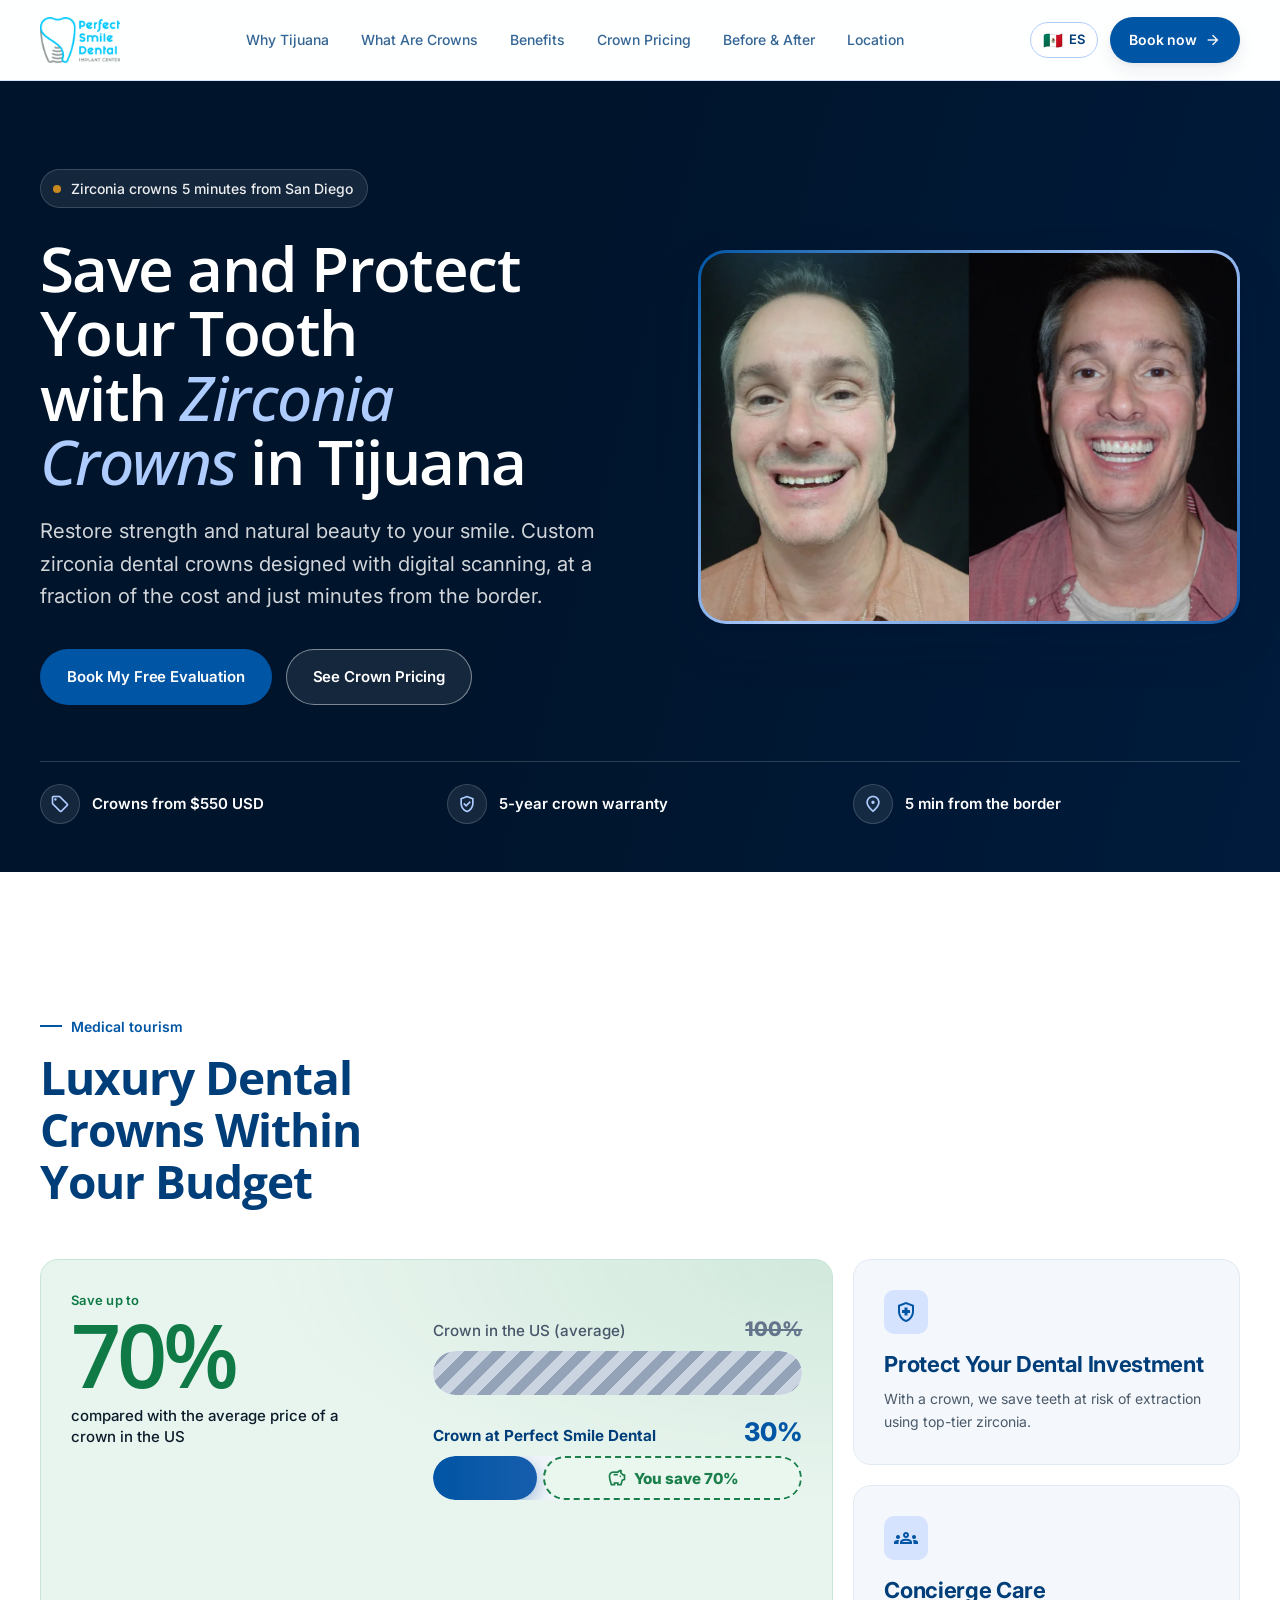
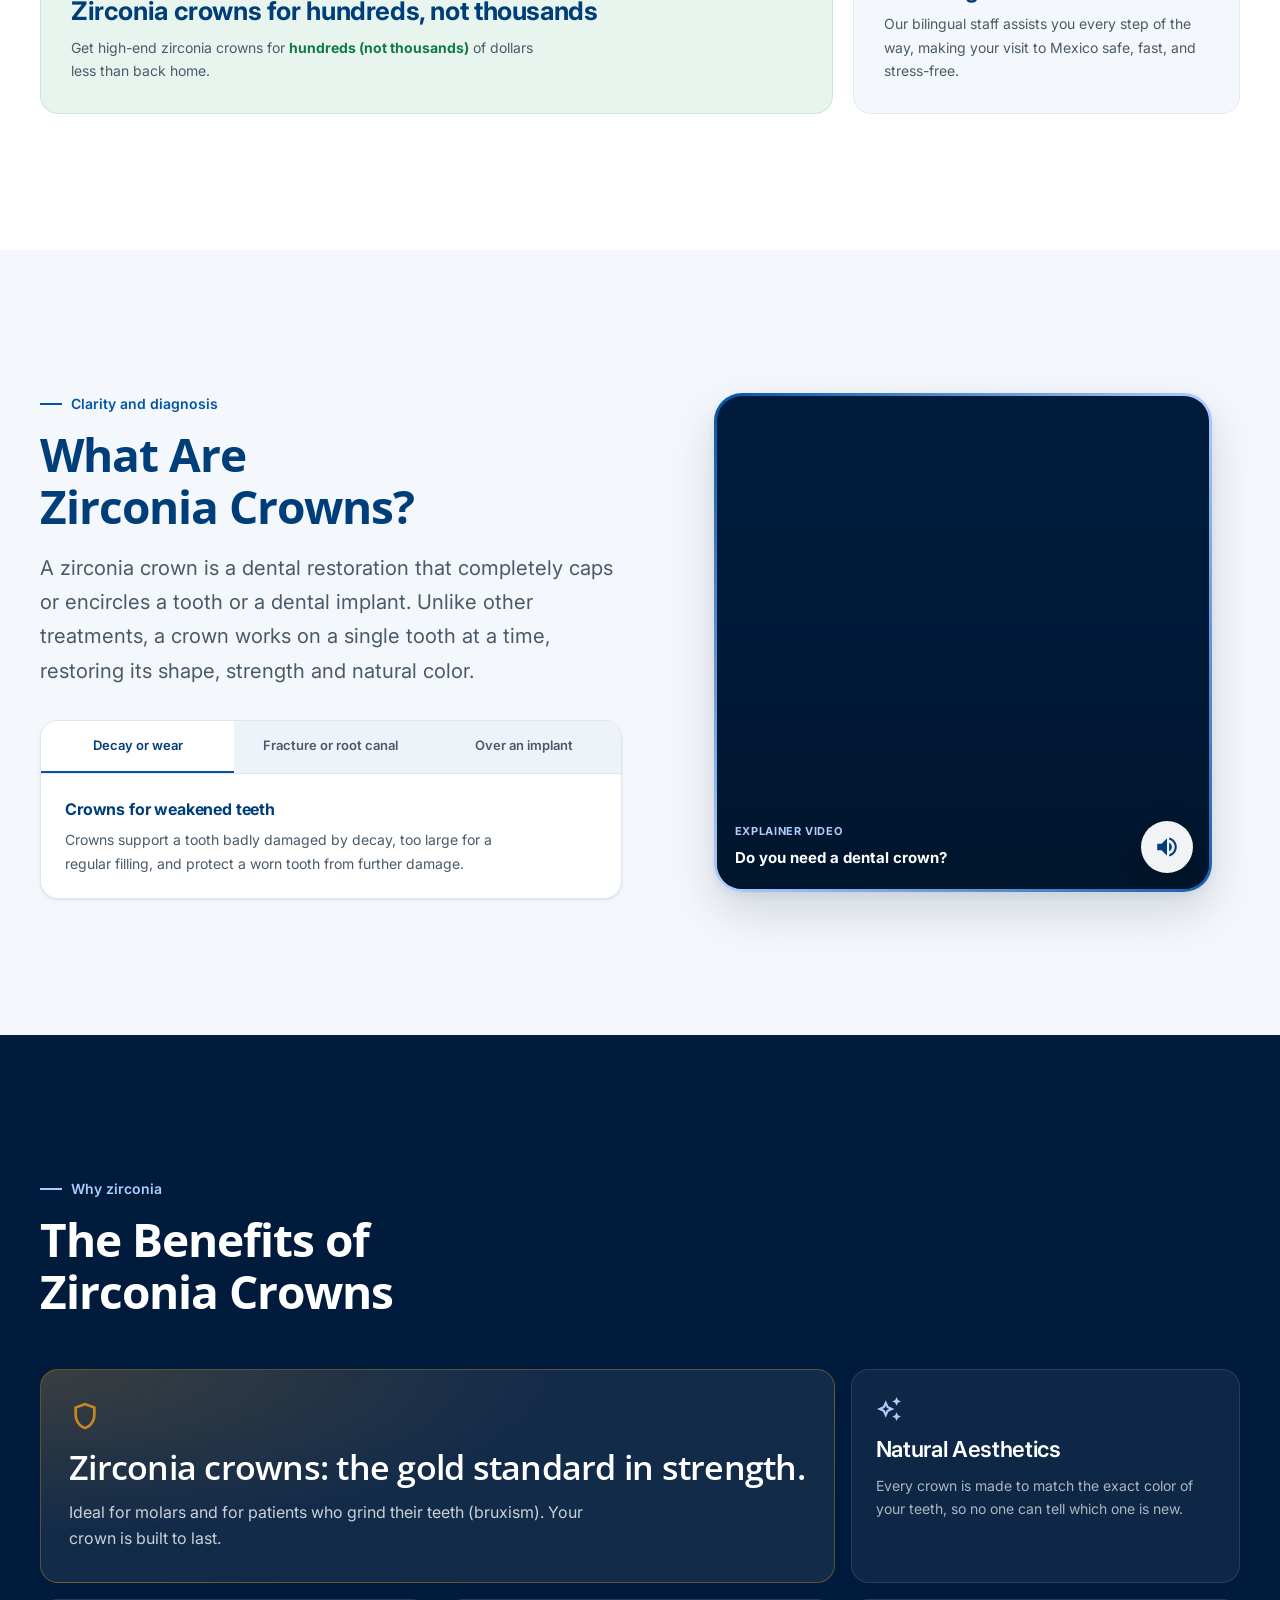
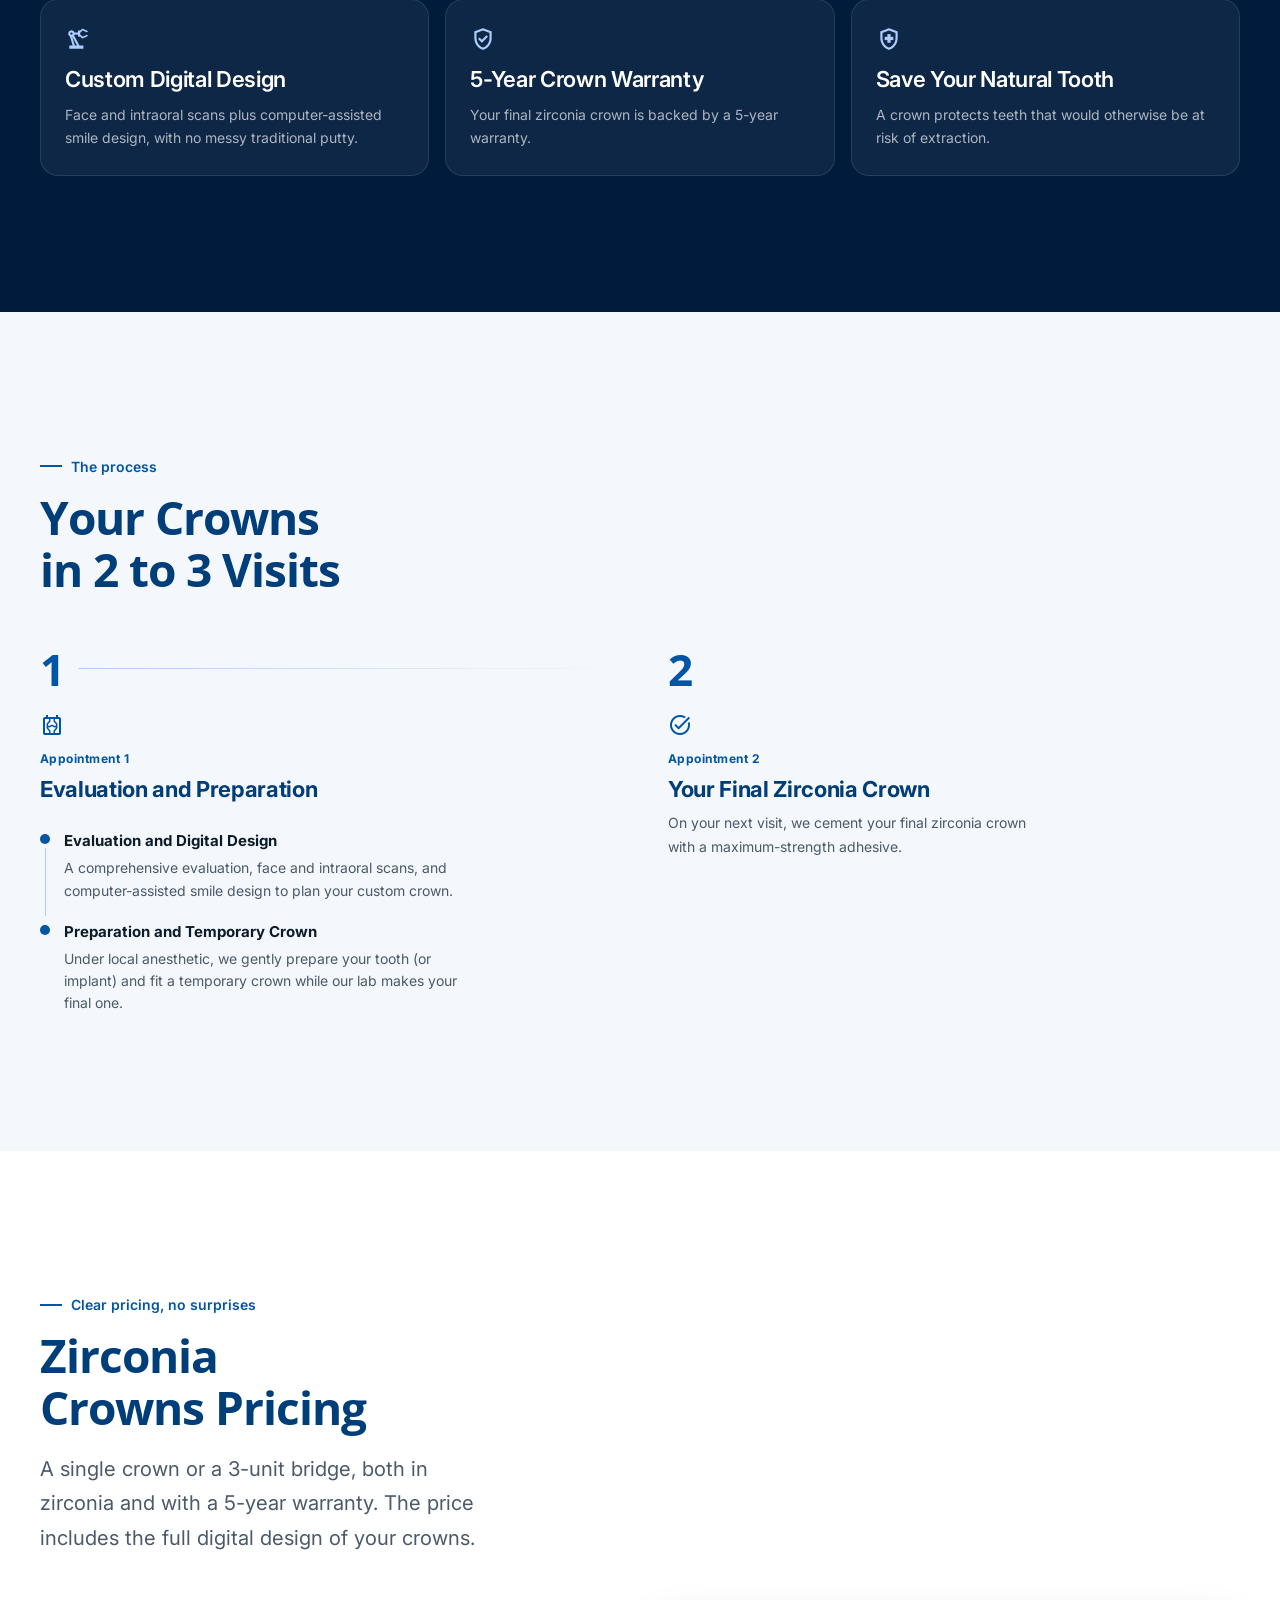
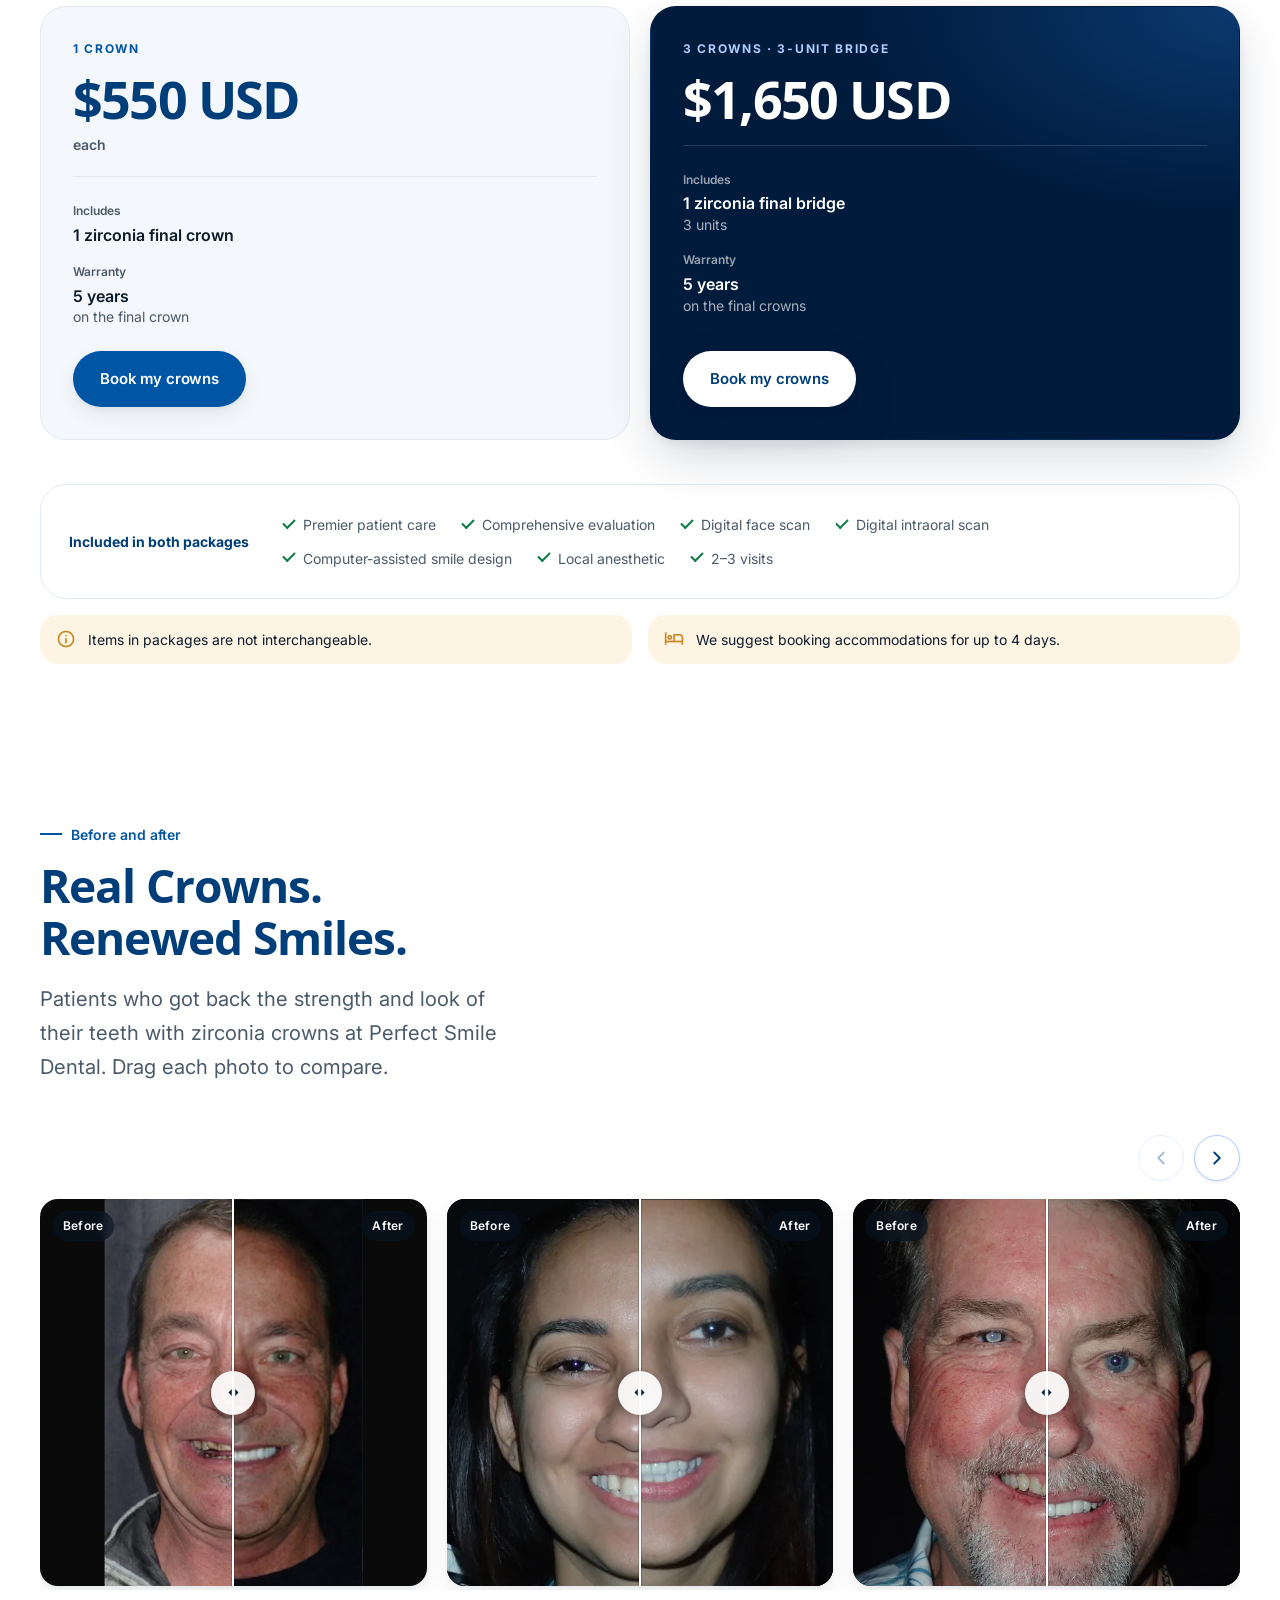
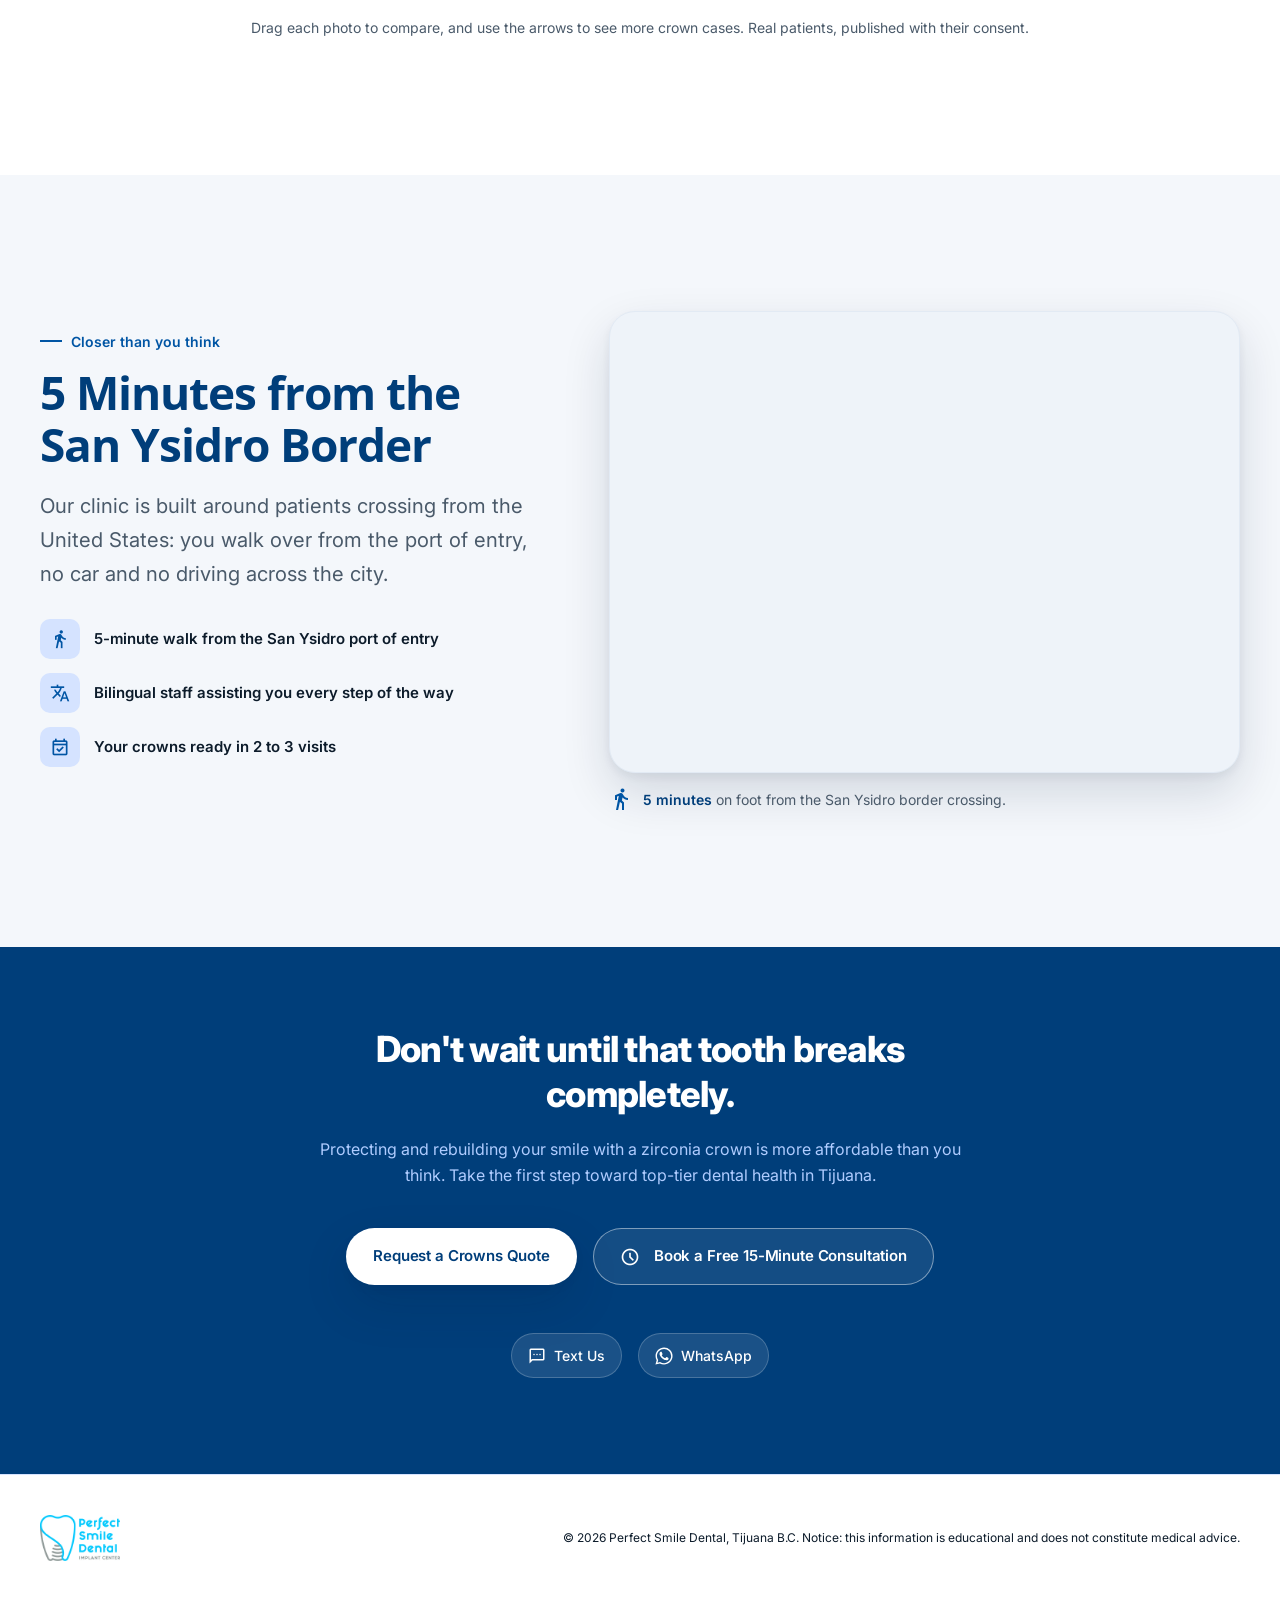
<file: index.html>
<!doctype html>
<html lang="en">
  <head>
    <meta charset="utf-8" />
    <meta name="viewport" content="width=device-width, initial-scale=1.0" />
    <title>Zirconia Crowns in Tijuana from $550 USD | Perfect Smile Dental</title>
         <meta name="robots" content="noindex, nofollow" />
        <!-- Favicon -->
<link rel="icon" href="/assets/favicon.ico" sizes="any" />
<link rel="icon" href="/assets/favicon.svg" type="image/svg+xml" />
<link rel="icon" href="/assets/favicon.png" type="image/png" sizes="32x32" />
    <meta
      name="description"
      content="Zirconia dental crowns in Tijuana from $550 USD per crown, with a 5-year warranty. Digital scanning, computer-assisted design, 5 minutes from San Ysidro."
    />
    <link rel="canonical" href="https://crowns.perfectsmiledental.com.mx/" />
    <!-- hreflang: le dice a Google que son la misma página en dos idiomas.
         x-default manda al inglés, que es la versión principal. -->
    <link rel="alternate" hreflang="en" href="https://crowns.perfectsmiledental.com.mx/" />
    <link rel="alternate" hreflang="es" href="https://crowns.perfectsmiledental.com.mx/es.html" />
    <link rel="alternate" hreflang="x-default" href="https://crowns.perfectsmiledental.com.mx/" />
    <!-- Open Graph -->
    <meta property="og:type" content="website" />
    <meta property="og:title" content="Zirconia Crowns in Tijuana from $550 USD | Perfect Smile Dental" />
    <meta
      property="og:description"
      content="Zirconia dental crowns in Tijuana from $550 USD per crown, with a 5-year warranty. Digital scanning, computer-assisted design, 5 minutes from San Ysidro."
    />
    <meta property="og:url" content="https://crowns.perfectsmiledental.com.mx/" />
    <!-- Fuentes: preconnect acelera la descarga -->
    <link rel="preconnect" href="https://fonts.googleapis.com" />
    <link rel="preconnect" href="https://fonts.gstatic.com" crossorigin />
    <link
      href="https://fonts.googleapis.com/css2?family=Inter:wght@400;500;600;700&display=swap"
      rel="stylesheet"
    />
    <!-- Fraunces variable: titulares con autoridad editorial -->
    <link
      href="https://fonts.googleapis.com/css2?family=Fraunces:opsz,wght@9..144,500;9..144,600;9..144,700&display=swap"
      rel="stylesheet"
    />
    <link
      href="https://fonts.googleapis.com/css2?family=Material+Symbols+Outlined:wght,FILL@100..700,0..1&display=swap"
      rel="stylesheet"
    />

     <link href="https://fonts.googleapis.com/css2?family=Open+Sans:ital,wght@0,300..800;1,300..800&display=swap" 
    rel="stylesheet" 
    />
    <link rel="stylesheet" href="/styles.css" />

    <!-- Google tag (gtag.js) -->
<script async src="https://www.googletagmanager.com/gtag/js?id=G-LMQLJDQ2NV"></script>
<script>
  window.dataLayer = window.dataLayer || [];
  function gtag(){dataLayer.push(arguments);}
  gtag('js', new Date());

  gtag('config', 'G-LMQLJDQ2NV');
</script>

<!-- Meta Pixel Code -->
<script>
!function(f,b,e,v,n,t,s)
{if(f.fbq)return;n=f.fbq=function(){n.callMethod?
n.callMethod.apply(n,arguments):n.queue.push(arguments)};
if(!f._fbq)f._fbq=n;n.push=n;n.loaded=!0;n.version='2.0';
n.queue=[];t=b.createElement(e);t.async=!0;
t.src=v;s=b.getElementsByTagName(e)[0];
s.parentNode.insertBefore(t,s)}(window, document,'script',
'https://connect.facebook.net/en_US/fbevents.js');
fbq('init', '899080593875966');
fbq('track', 'PageView');
</script>
<noscript><img height="1" width="1" style="display:none"
src="https://www.facebook.com/tr?id=899080593875966&ev=PageView&noscript=1"
/></noscript>
<!-- End Meta Pixel Code -->
  </head>
  <body>
    <header class="navbar">
      <div class="container navbar__inner">
        <a href="/" class="navbar__brand">
          <img src="/assets/logo.avif" alt="Perfect Smile Dental" />
        </a>
        <nav class="navbar__links">
          <a href="#why-tijuana">Why Tijuana</a>
          <a href="#system">What Are Crowns</a>
          <a href="#benefits">Benefits</a>
          <a href="#pricing">Crown Pricing</a>
          <a href="#stories">Before &amp; After</a>
          <a href="#location">Location</a>
        </nav>
        <div class="navbar__right">
          <a href="/es" class="lang-switch" aria-label="Ver en español">
            <span class="lang-switch__flag">🇲🇽</span> ES
          </a>
          <a href="#contacto" class="btn btn--accent btn--sm navbar__cta">
            Book now <span class="material-symbols-outlined" style="font-size: 16px">arrow_forward</span>
          </a>
        </div>
      </div>
    </header>
    <main>
      <section class="hero">
        <div
          class="hero__bg"
          style="
            background-image: url(&quot;https://joseantonioh56.sg-host.com/wp-content/uploads/2026/07/c7875c_0bc119fed459425e88fa15c415d10172mv2.avif&quot;);
          "
        ></div>
        <div class="hero__scrim"></div>
        <div class="container hero__inner">
          <div class="hero__grid">
            <!-- Izquierda: el argumento -->
            <div class="hero__copy">
              <p class="hero__badge">
                <span class="hero__badge-dot psd-pulse-dot"></span> Zirconia crowns 5 minutes from San Diego
              </p>
              <h1 class="hero__title display">
                Save and Protect Your Tooth with <em class="hero__accent">Zirconia Crowns</em> in Tijuana
              </h1>
              <p class="hero__sub">
                Restore strength and natural beauty to your smile. Custom zirconia dental crowns designed with
                digital scanning, at a fraction of the cost and just minutes from the border.
              </p>
              <div class="hero__actions">
                <a href="https://link.perfectsmiledental.com.mx/widget/form/9kd0kgYXwSfFVvRTpFCh" class="btn btn--accent" target="_blank" data-form-open>Book My Free Evaluation</a>
                <a href="#precios" class="btn btn--ghost-light">See Crown Pricing</a>
              </div>
            </div>
            <!-- Derecha: imagen estática -->
            <div class="hero__media">
              <figure class="hero__photo">
                <img
                  src="/assets/hero.webp"
                  alt="Zirconia dental crowns at Perfect Smile Dental in Tijuana"
                  width="960"
                  height="1104"
                  fetchpriority="high"
                  decoding="async"
                />
              </figure>
            </div>
          </div>
          <ul class="trust">
            <li class="trust__item">
              <span class="trust__icon"> <span class="material-symbols-outlined">sell</span> </span>
              <span class="trust__label">Crowns from $550 USD</span>
            </li>
            <li class="trust__item">
              <span class="trust__icon"> <span class="material-symbols-outlined">verified_user</span> </span>
              <span class="trust__label">5-year crown warranty</span>
            </li>
            <li class="trust__item">
              <span class="trust__icon"> <span class="material-symbols-outlined">location_on</span> </span>
              <span class="trust__label">5 min from the border</span>
            </li>
          </ul>
        </div>
      </section>
      <section id="why-tijuana" class="section section--white">
        <div class="container">
          <div class="section-intro section-intro--wide psd-reveal">
            <span class="section-eyebrow">Medical tourism</span>
            <h2 class="section-heading">Luxury Dental Crowns Within Your Budget</h2>
          </div>
          <div class="why">
            <article class="card card--savings card--wide">
              <div class="stat">
                <span class="stat__lead">Save up to</span> <span class="stat__figure">70%</span>
                <span class="stat__note">compared with the average price of a crown in the US</span>
              </div>
      <div
  class="bars bars--compare"
  role="img"
  aria-label="Crown in the US (average): 100%. Crown at Perfect Smile Dental: 30%. You save up to 70%."
>
  <div class="bar">
    <div class="bar__head">
      <span class="bar__label">Crown in the US (average)</span>
      <span class="bar__value bar__value--from">100%</span>
    </div>
    <span class="bar__track">
      <span class="bar__fill bar__fill--from" style="--w: 100%"></span>
    </span>
  </div>

  <div class="bar">
    <div class="bar__head">
      <span class="bar__label bar__label--to">Crown at Perfect Smile Dental</span>
      <span class="bar__value bar__value--to">30%</span>
    </div>
    <span class="bar__track">
      <span class="bar__fill bar__fill--to" style="--w: 30%"></span>
      <span class="bar__save" style="--w: 70%">
        <span class="material-symbols-outlined" aria-hidden="true">savings</span>
        You save 70%
      </span>
    </span>
  </div>
</div>
              <div class="card__body">
                <h3 class="card__title">Zirconia crowns for hundreds, not thousands</h3>
                <p class="card__text">
                  Get high-end zirconia crowns for
                  <span class="feature-card__highlight">hundreds (not thousands)</span> of dollars less than
                  back home.
                </p>
              </div>
            </article>
            <article class="card">
              <span class="card__icon card__icon--blue">
                <span class="material-symbols-outlined">health_and_safety</span>
              </span>
              <h3 class="card__title">Protect Your Dental Investment</h3>
              <p class="card__text">
                With a crown, we save teeth at risk of extraction using top-tier zirconia.
              </p>
            </article>
            <article class="card">
              <span class="card__icon card__icon--blue">
                <span class="material-symbols-outlined">groups</span>
              </span>
              <h3 class="card__title">Concierge Care</h3>
              <p class="card__text">
                Our bilingual staff assists you every step of the way, making your visit to Mexico safe, fast,
                and stress-free.
              </p>
            </article>
          </div>
        </div>
      </section>
      <section id="system" class="section">
        <div class="container grid">
          <div class="copy psd-reveal">
            <span class="section-eyebrow">Clarity and diagnosis</span>
            <h2 class="section-heading">What Are Zirconia Crowns?</h2>
            <p class="section-text copy__body">
              A zirconia crown is a dental restoration that completely caps or encircles a tooth or a dental
              implant. Unlike other treatments, a crown works on a single tooth at a time, restoring its
              shape, strength and natural color.
            </p>
            <div class="parts">
              <div class="parts__tabs" role="tablist" id="psd-tabs">
                <button
                  type="button"
                  role="tab"
                  id="tab-0"
                  aria-controls="panel-0"
                  aria-selected="true"
                  data-idx="0"
                  class="parts__tab is-active"
                >
                  Decay or wear</button
                ><button
                  type="button"
                  role="tab"
                  id="tab-1"
                  aria-controls="panel-1"
                  aria-selected="false"
                  data-idx="1"
                  class="parts__tab"
                >
                  Fracture or root canal</button
                ><button
                  type="button"
                  role="tab"
                  id="tab-2"
                  aria-controls="panel-2"
                  aria-selected="false"
                  data-idx="2"
                  class="parts__tab"
                >
                  Over an implant
                </button>
              </div>
              <div class="parts__panels">
                <div
                  role="tabpanel"
                  id="panel-0"
                  aria-labelledby="tab-0"
                  data-idx="0"
                  class="parts__panel is-active"
                >
                  <h3 class="parts__title">Crowns for weakened teeth</h3>
                  <p class="parts__text">
                    Crowns support a tooth badly damaged by decay, too large for a regular filling, and
                    protect a worn tooth from further damage.
                  </p>
                </div>
                <div role="tabpanel" id="panel-1" aria-labelledby="tab-1" data-idx="1" class="parts__panel">
                  <h3 class="parts__title">Crowns for teeth at risk</h3>
                  <p class="parts__text">
                    Crowns hold a severely cracked or broken tooth together, and protect a tooth after a root
                    canal.
                  </p>
                </div>
                <div role="tabpanel" id="panel-2" aria-labelledby="tab-2" data-idx="2" class="parts__panel">
                  <h3 class="parts__title">Crowns over implants</h3>
                  <p class="parts__text">
                    If you already have an implant, a zirconia crown is the final aesthetic piece that lets
                    you chew normally again.
                  </p>
                </div>
              </div>
            </div>
          </div>
          <div class="media">
            <!-- Video en loop: arranca solo, sin sonido. Clic = modal con sonido.
                 "#t=0.1" muestra el primer fotograma como vista previa mientras carga. -->
            <div class="video-frame-outer">
              <div
                class="video-frame-inner is-loop"
                style="aspect-ratio: 1 / 1"
                data-video-src="assets/crowns.mp4"
                data-video-type="mp4"
                role="button"
                tabindex="0"
                aria-label="Do you need a dental crown?"
              >
                <video
                  class="video-frame__loop"
                  src="assets/crowns.mp4#t=0.1"
                  autoplay
                  muted
                  loop
                  playsinline
                  preload="metadata"
                  aria-hidden="true"
                ></video>
                <div class="video-overlay"></div>
                <span class="video-pulse-ring"></span>
                <span class="video-play-btn" aria-hidden="true">
                  <span class="material-symbols-outlined fill-icon" style="font-size: 26px">volume_up</span>
                </span>
                <div class="video-caption-chip">
                  <span class="video-eyebrow">Explainer video</span>
                  <span class="video-title">Do you need a dental crown?</span>
                </div>
              </div>
            </div>
          </div>
        </div>
      </section>
      <section id="benefits" class="section section--dark">
        <div class="container">
          <div class="section-intro section-intro--wide psd-reveal">
            <span class="section-eyebrow section-eyebrow--light">Why zirconia</span>
            <h2 class="section-heading section-heading--light">The Benefits of Zirconia Crowns</h2>
          </div>
          <div class="bento">
            <article class="cell cell--featured">
              <span class="cell__icon material-symbols-outlined">shield</span>
              <h3 class="cell__title">Zirconia crowns: the gold standard in strength.</h3>
              <p class="cell__text">
                Ideal for molars and for patients who grind their teeth (bruxism). Your crown is built to
                last.
              </p>
            </article>
            <article class="cell">
              <span class="cell__icon material-symbols-outlined">auto_awesome</span>
              <h3 class="cell__title">Natural Aesthetics</h3>
              <p class="cell__text">
                Every crown is made to match the exact color of your teeth, so no one can tell which one is
                new.
              </p>
            </article>
            <article class="cell">
              <span class="cell__icon material-symbols-outlined">precision_manufacturing</span>
              <h3 class="cell__title">Custom Digital Design</h3>
              <p class="cell__text">
                Face and intraoral scans plus computer-assisted smile design, with no messy traditional putty.
              </p>
            </article>
            <article class="cell">
              <span class="cell__icon material-symbols-outlined">verified_user</span>
              <h3 class="cell__title">5-Year Crown Warranty</h3>
              <p class="cell__text">Your final zirconia crown is backed by a 5-year warranty.</p>
            </article>
            <article class="cell">
              <span class="cell__icon material-symbols-outlined">health_and_safety</span>
              <h3 class="cell__title">Save Your Natural Tooth</h3>
              <p class="cell__text">A crown protects teeth that would otherwise be at risk of extraction.</p>
            </article>
          </div>
        </div>
      </section>
   <section id="process" class="section">
  <div class="container">
    <div class="section-intro psd-reveal">
      <span class="section-eyebrow">The process</span>
      <h2 class="section-heading">Your Crowns in 2 to 3 Visits</h2>
    </div>
    <ol class="steps steps--visits steps--two">
      <li class="step">
        <div class="step__head"><span class="step__num">1</span> <span class="step__rule"></span></div>
        <span class="step__icon material-symbols-outlined">radiology</span>
        <span class="step__label">Appointment 1</span>
        <h3 class="step__title">Evaluation and Preparation</h3>
        <ol class="days">
          <li class="day">
            <h4 class="day__title">Evaluation and Digital Design</h4>
            <p class="day__text">
              A comprehensive evaluation, face and intraoral scans, and computer-assisted smile design to plan
              your custom crown.
            </p>
          </li>
          <li class="day">
            <h4 class="day__title">Preparation and Temporary Crown</h4>
            <p class="day__text">
              Under local anesthetic, we gently prepare your tooth (or implant) and fit a temporary crown while
              our lab makes your final one.
            </p>
          </li>
        </ol>
      </li>
      <li class="step">
        <div class="step__head"><span class="step__num">2</span> <span class="step__rule"></span></div>
        <span class="step__icon material-symbols-outlined">task_alt</span>
        <span class="step__label">Appointment 2</span>
        <h3 class="step__title">Your Final Zirconia Crown</h3>
        <p class="step__text">
          On your next visit, we cement your final zirconia crown with a maximum-strength adhesive.
        </p>
      </li>
    </ol>
  </div>
</section>
      <section id="pricing" class="section section--white">
        <div class="container">
          <div class="section-intro section-intro--wide psd-reveal">
            <span class="section-eyebrow">Clear pricing, no surprises</span>
            <h2 class="section-heading">Zirconia Crowns Pricing</h2>
            <p class="section-text">
              A single crown or a 3-unit bridge, both in zirconia and with a 5-year warranty. The price
              includes the full digital design of your crowns.
            </p>
          </div>
          <div class="tiers" style="--n: 2">
            <article class="tier">
              <header class="tier__head">
                <h3 class="tier__name">1 Crown</h3>
                <p class="tier__price">$550 USD</p>
                <p class="tier__suffix">each</p>
              </header>
              <dl class="specs">
                <div class="spec">
                  <dt class="spec__label">Includes</dt>
                  <dd class="spec__value">1 zirconia final crown</dd>
                </div>
                <div class="spec">
                  <dt class="spec__label">Warranty</dt>
                  <dd class="spec__value">5 years <span class="spec__detail">on the final crown</span></dd>
                </div>
              </dl>
              <a href="https://link.perfectsmiledental.com.mx/widget/booking/Z9i3B59TA2s7kxjc4u88" class="btn btn--accent tier__cta" target="_blank" data-calendar-open>Book my crowns</a>
            </article>
            <article class="tier tier--dark">
              <header class="tier__head">
                <h3 class="tier__name">3 Crowns · 3-Unit Bridge</h3>
                <p class="tier__price">$1,650 USD</p>
              </header>
              <dl class="specs">
                <div class="spec">
                  <dt class="spec__label">Includes</dt>
                  <dd class="spec__value">
                    1 zirconia final bridge <span class="spec__detail">3 units</span>
                  </dd>
                </div>
                <div class="spec">
                  <dt class="spec__label">Warranty</dt>
                  <dd class="spec__value">5 years <span class="spec__detail">on the final crowns</span></dd>
                </div>
              </dl>
              <a href="https://link.perfectsmiledental.com.mx/widget/booking/Z9i3B59TA2s7kxjc4u88" class="btn btn--white tier__cta" target="_blank" data-calendar-open>Book my crowns</a>
            </article>
          </div>
          <div class="shared">
            <p class="shared__title">Included in both packages</p>
            <ul class="shared__list">
              <li>Premier patient care</li>
              <li>Comprehensive evaluation</li>
              <li>Digital face scan</li>
              <li>Digital intraoral scan</li>
              <li>Computer-assisted smile design</li>
              <li>Local anesthetic</li>
              <li>2–3 visits</li>
            </ul>
          </div>
          <ul class="notes">
            <li class="note">
              <span class="material-symbols-outlined">info</span>
              <span>Items in packages are not interchangeable.</span>
            </li>
            <li class="note">
              <span class="material-symbols-outlined">hotel</span>
              <span>We suggest booking accommodations for up to 4 days.</span>
            </li>
          </ul>
        </div>
      </section>
      <section id="stories" class="section section--white" style="margin-top:-120px">
        <div class="container">
          <div class="section-intro section-intro--wide psd-reveal">
            <span class="section-eyebrow">Before and after</span>
            <h2 class="section-heading">Real Crowns. Renewed Smiles.</h2>
            <p class="section-text">
              Patients who got back the strength and look of their teeth with zirconia crowns at Perfect Smile
              Dental. Drag each photo to compare.
            </p>
          </div>
<div class="ba-carousel" data-ba-carousel>
  <div class="cases">
    <figure class="ba" style="--pos: 50%">
      <div class="ba__stage" data-empty="Photo coming soon">
        <img class="ba__img" src="/assets/img/before1.webp" alt="Patient before their zirconia crowns" loading="lazy" decoding="async" />
        <img class="ba__img ba__img--after" src="/assets/img/after1.webp" alt="The same patient with their zirconia crowns" loading="lazy" decoding="async" />
        <span class="ba__line" aria-hidden="true"></span>
        <span class="ba__knob" aria-hidden="true">
          <svg viewBox="0 0 24 24" width="17" height="17" fill="currentColor"><path d="M9.5 7 5 12l4.5 5V7Zm5 0v10l4.5-5-4.5-5Z"></path></svg>
        </span>
        <span class="ba__tag ba__tag--before">Before</span>
        <span class="ba__tag ba__tag--after">After</span>
        <input class="ba__range" type="range" min="0" max="100" value="50" step="0.1" aria-label="Before and after comparison — Case 1" />
      </div>
    </figure>

    <figure class="ba" style="--pos: 50%">
      <div class="ba__stage" data-empty="Photo coming soon">
        <img class="ba__img" src="/assets/img/before2.webp" alt="Patient before their zirconia crowns" loading="lazy" decoding="async" />
        <img class="ba__img ba__img--after" src="/assets/img/after2.webp" alt="The same patient with their zirconia crowns" loading="lazy" decoding="async" />
        <span class="ba__line" aria-hidden="true"></span>
        <span class="ba__knob" aria-hidden="true">
          <svg viewBox="0 0 24 24" width="17" height="17" fill="currentColor"><path d="M9.5 7 5 12l4.5 5V7Zm5 0v10l4.5-5-4.5-5Z"></path></svg>
        </span>
        <span class="ba__tag ba__tag--before">Before</span>
        <span class="ba__tag ba__tag--after">After</span>
        <input class="ba__range" type="range" min="0" max="100" value="50" step="0.1" aria-label="Before and after comparison — Case 2" />
      </div>
    </figure>

    <figure class="ba" style="--pos: 50%">
      <div class="ba__stage" data-empty="Photo coming soon">
        <img class="ba__img" src="/assets/img/before3.webp" alt="Patient before their zirconia crowns" loading="lazy" decoding="async" />
        <img class="ba__img ba__img--after" src="/assets/img/after3.webp" alt="The same patient with their zirconia crowns" loading="lazy" decoding="async" />
        <span class="ba__line" aria-hidden="true"></span>
        <span class="ba__knob" aria-hidden="true">
          <svg viewBox="0 0 24 24" width="17" height="17" fill="currentColor"><path d="M9.5 7 5 12l4.5 5V7Zm5 0v10l4.5-5-4.5-5Z"></path></svg>
        </span>
        <span class="ba__tag ba__tag--before">Before</span>
        <span class="ba__tag ba__tag--after">After</span>
        <input class="ba__range" type="range" min="0" max="100" value="50" step="0.1" aria-label="Before and after comparison — Case 3" />
      </div>
    </figure>

    <figure class="ba" style="--pos: 50%">
      <div class="ba__stage" data-empty="Photo coming soon">
        <img class="ba__img" src="/assets/img/before4.webp" alt="Patient before their zirconia crowns" loading="lazy" decoding="async" />
        <img class="ba__img ba__img--after" src="/assets/img/after4.webp" alt="The same patient with their zirconia crowns" loading="lazy" decoding="async" />
        <span class="ba__line" aria-hidden="true"></span>
        <span class="ba__knob" aria-hidden="true">
          <svg viewBox="0 0 24 24" width="17" height="17" fill="currentColor"><path d="M9.5 7 5 12l4.5 5V7Zm5 0v10l4.5-5-4.5-5Z"></path></svg>
        </span>
        <span class="ba__tag ba__tag--before">Before</span>
        <span class="ba__tag ba__tag--after">After</span>
        <input class="ba__range" type="range" min="0" max="100" value="50" step="0.1" aria-label="Before and after comparison — Case 4" />
      </div>
    </figure>

    <figure class="ba" style="--pos: 50%">
      <div class="ba__stage" data-empty="Photo coming soon">
        <img class="ba__img" src="/assets/img/before5.webp" alt="Patient before their zirconia crowns" loading="lazy" decoding="async" />
        <img class="ba__img ba__img--after" src="/assets/img/after5.webp" alt="The same patient with their zirconia crowns" loading="lazy" decoding="async" />
        <span class="ba__line" aria-hidden="true"></span>
        <span class="ba__knob" aria-hidden="true">
          <svg viewBox="0 0 24 24" width="17" height="17" fill="currentColor"><path d="M9.5 7 5 12l4.5 5V7Zm5 0v10l4.5-5-4.5-5Z"></path></svg>
        </span>
        <span class="ba__tag ba__tag--before">Before</span>
        <span class="ba__tag ba__tag--after">After</span>
        <input class="ba__range" type="range" min="0" max="100" value="50" step="0.1" aria-label="Before and after comparison — Case 5" />
      </div>
    </figure>
  </div>

  <div class="ba-nav" role="group" aria-label="Browse cases">
    <button type="button" class="ba-nav__btn" data-ba-prev aria-label="Previous case">
      <svg viewBox="0 0 24 24" width="22" height="22" fill="none" stroke="currentColor" stroke-width="2" stroke-linecap="round" stroke-linejoin="round" aria-hidden="true"><path d="M15 18l-6-6 6-6"/></svg>
    </button>
    <button type="button" class="ba-nav__btn" data-ba-next aria-label="Next case">
      <svg viewBox="0 0 24 24" width="22" height="22" fill="none" stroke="currentColor" stroke-width="2" stroke-linecap="round" stroke-linejoin="round" aria-hidden="true"><path d="M9 6l6 6-6 6"/></svg>
    </button>
  </div>
</div>

<p class="cases__hint">Drag each photo to compare, and use the arrows to see more crown cases. Real patients, published with their consent.</p>
        </div>
      </section>
      <section id="location" class="section">
        <div class="container loc">
          <div class="loc__copy psd-reveal">
            <span class="section-eyebrow">Closer than you think</span>
            <h2 class="section-heading">5 Minutes from the San Ysidro Border</h2>
            <p class="section-text">
              Our clinic is built around patients crossing from the United States: you walk over from the port
              of entry, no car and no driving across the city.
            </p>
            <ul class="facts">
              <li class="fact">
                <span class="fact__icon"><span class="material-symbols-outlined">directions_walk</span></span>
                <span class="fact__label">5-minute walk from the San Ysidro port of entry</span>
              </li>
              <li class="fact">
                <span class="fact__icon"><span class="material-symbols-outlined">translate</span></span>
                <span class="fact__label">Bilingual staff assisting you every step of the way</span>
              </li>
              <li class="fact">
                <span class="fact__icon"><span class="material-symbols-outlined">event_available</span></span>
                <span class="fact__label">Your crowns ready in 2 to 3 visits</span>
              </li>
            </ul>
       
          </div>
          <div class="loc__map">
            <div class="map-frame">
              <iframe
                src="https://www.google.com/maps/embed?pb=!1m18!1m12!1m3!1d3363.8412768184426!2d-117.024724!3d32.530385900000006!2m3!1f0!2f0!3f0!3m2!1i1024!2i768!4f13.1!3m3!1m2!1s0x80d94851147c03b7%3A0x2728e028545d0e91!2sPerfect%20Smile%20Dental%20%7C%20Implant%20Center!5e0!3m2!1ses-419!2smx!4v1784660914930!5m2!1ses-419!2smx"
                title="Perfect Smile Dental location near the San Ysidro border"
                loading="lazy"
                allowfullscreen
                referrerpolicy="strict-origin-when-cross-origin"
              ></iframe>
            </div>
            <p class="map-note">
              <span class="material-symbols-outlined">directions_walk</span>
              <span><strong>5 minutes</strong> on foot from the San Ysidro border crossing.</span>
            </p>
          </div>
        </div>
      </section>
      <section id="contact" class="cta-final">
        <div class="cta-final__inner psd-reveal">
          <h2 class="cta-final__title">Don&#39;t wait until that tooth breaks completely.</h2>
          <p class="cta-final__subtitle">
            Protecting and rebuilding your smile with a zirconia crown is more affordable than you think. Take
            the first step toward top-tier dental health in Tijuana.
          </p>
          <div class="cta-final__actions">
            <a href="https://link.perfectsmiledental.com.mx/widget/form/9kd0kgYXwSfFVvRTpFCh" class="btn btn--white btn--full" target="_blank" data-form-open>Request a Crowns Quote</a>
            <a href="https://link.perfectsmiledental.com.mx/widget/booking/Z9i3B59TA2s7kxjc4u88" class="btn btn--ghost-light btn--full" target="_blank" data-calendar-open
              ><span class="material-symbols-outlined" style="font-size: 20px">schedule</span> Book a Free 15-Minute Consultation</a
            >
          </div>
          <div class="contact-row">
            <a href="https://www.t2ll.com/auth/sms-redirect?phoneNumber=16198155283&msg=Hello%20I%20would%20like%20more%20information" class="contact-pill" target="_blank" rel="noopener">
              <span class="material-symbols-outlined" style="font-size: 18px">sms</span> Text Us
            </a>
            <a href="https://wa.me/16198155283?text=Hello,%20I%20would%20like%20more%20information." class="contact-pill" target="_blank" rel="noopener">
              <svg class="contact-pill__svg" viewBox="0 0 24 24" width="18" height="18" fill="currentColor" aria-hidden="true"><path d="M17.47 14.38c-.3-.15-1.75-.86-2.02-.96-.27-.1-.47-.15-.67.15-.2.3-.77.96-.94 1.16-.17.2-.35.22-.64.07-.3-.15-1.25-.46-2.38-1.47-.88-.79-1.47-1.76-1.65-2.06-.17-.3-.02-.46.13-.6.13-.13.3-.35.45-.52.15-.17.2-.3.3-.5.1-.2.05-.37-.03-.52-.07-.15-.67-1.61-.92-2.2-.24-.58-.49-.5-.67-.51h-.57c-.2 0-.52.07-.79.37-.27.3-1.04 1.02-1.04 2.48s1.07 2.88 1.21 3.08c.15.2 2.1 3.2 5.08 4.49.71.31 1.26.49 1.69.63.71.22 1.36.19 1.87.12.57-.09 1.75-.72 2-1.41.25-.69.25-1.29.17-1.41-.07-.12-.27-.2-.57-.35M12.05 21.5h-.01a9.4 9.4 0 0 1-4.8-1.31l-.34-.2-3.57.94.95-3.48-.22-.36a9.4 9.4 0 0 1-1.44-5.02c0-5.2 4.23-9.43 9.44-9.43a9.37 9.37 0 0 1 6.67 2.77 9.37 9.37 0 0 1 2.76 6.67c0 5.2-4.23 9.43-9.44 9.43m8.03-17.46A11.27 11.27 0 0 0 12.05.72C5.8.72.7 5.8.7 12.07c0 2 .52 3.95 1.52 5.67L.6 23.4l5.8-1.52a11.33 11.33 0 0 0 5.65 1.44h.01c6.25 0 11.35-5.09 11.35-11.35 0-3.03-1.18-5.88-3.33-8.02"/></svg> WhatsApp
            </a>
          </div>
        </div>
      </section>
    </main>
    <footer class="footer">
      <div class="container footer__inner">
        <div class="footer__brand">
          <img src="/assets/logo.avif" alt="Perfect Smile Dental" loading="lazy" />
        </div>
        <p class="footer__legal">
          © 2026 Perfect Smile Dental, Tijuana B.C. Notice: this information is educational and does not
          constitute medical advice.
        </p>
      </div>
    </footer>
    <div
      class="video-modal"
      id="psd-video-modal"
      data-empty-msg="Add your video URL to the <code>data-video-src</code> attribute on this component to enable playback."
    >
      <div class="video-modal__backdrop" data-close></div>
      <div class="video-modal__dialog" role="dialog" aria-modal="true">
        <button class="video-modal__close" data-close aria-label="Close video">
          <span class="material-symbols-outlined">close</span>
        </button>
        <div class="video-modal__content" id="psd-video-modal-content"></div>
      </div>
    </div>
    <!-- Modal: formulario de contacto (GoHighLevel). Lo abre cualquier botón con data-form-open -->
    <div class="form-modal" id="psd-form-modal" aria-hidden="true">
      <div class="form-modal__backdrop" data-form-close></div>
      <div class="form-modal__dialog" role="dialog" aria-modal="true" aria-labelledby="psd-form-title">
        <div class="form-modal__head">
          <div>
            <h2 class="form-modal__title" id="psd-form-title">Book your free evaluation</h2>
            <p class="form-modal__sub">Leave your details and our team will contact you.</p>
          </div>
          <button type="button" class="form-modal__close" data-form-close aria-label="Close form">
            <span class="material-symbols-outlined">close</span>
          </button>
        </div>
        <div class="form-modal__body">
          <iframe
            src="https://link.perfectsmiledental.com.mx/widget/form/9kd0kgYXwSfFVvRTpFCh"
            style="width:100%;height:100%;border:none;border-radius:3px"
            id="inline-9kd0kgYXwSfFVvRTpFCh"
            data-layout="{'id':'INLINE'}"
            data-trigger-type="alwaysShow"
            data-trigger-value=""
            data-activation-type="alwaysActivated"
            data-activation-value=""
            data-deactivation-type="neverDeactivate"
            data-deactivation-value=""
            data-form-name="Landing Contact Form "
            data-height="882"
            data-layout-iframe-id="inline-9kd0kgYXwSfFVvRTpFCh"
            data-form-id="9kd0kgYXwSfFVvRTpFCh"
            data-cookie-consent="true"
            data-cookie-consent-provider="auto"
            title="Landing Contact Form "
          ></iframe>
        </div>
      </div>
    </div>

    <!-- Modal: calendario de citas (GoHighLevel). Lo abre cualquier botón con data-calendar-open -->
    <div class="form-modal form-modal--wide" id="psd-calendar-modal" aria-hidden="true">
      <div class="form-modal__backdrop" data-form-close></div>
      <div class="form-modal__dialog" role="dialog" aria-modal="true" aria-labelledby="psd-calendar-title">
        <div class="form-modal__head">
          <div>
            <h2 class="form-modal__title" id="psd-calendar-title">Book your free 15-minute consultation</h2>
            <p class="form-modal__sub">Pick the day and time that work best for you.</p>
          </div>
          <button type="button" class="form-modal__close" data-form-close aria-label="Close calendar">
            <span class="material-symbols-outlined">close</span>
          </button>
        </div>
        <div class="form-modal__body form-modal__body--calendar">
          <iframe
            src="https://link.perfectsmiledental.com.mx/widget/booking/Z9i3B59TA2s7kxjc4u88"
            allow="payment"
            style="width: 100%; border: none; overflow: hidden"
            scrolling="no"
            id="Z9i3B59TA2s7kxjc4u88_1792016738689"
            title="Book your free 15-minute consultation"
          ></iframe>
        </div>
      </div>
    </div>

    <!-- Scripts: primero el de GoHighLevel (ajusta el alto de formulario y calendario), luego el de la página -->
    <script src="https://link.perfectsmiledental.com.mx/js/form_embed.js" type="text/javascript"></script>
    <script src="/main.js" defer></script>
  </body>
</html>
</file>
<file: styles.css>
/* ============================================================ */
/* PERFECT SMILE DENTAL — SISTEMA DE DISEÑO                      */
/* ============================================================ */

:root {
    /* --- Marca (azules del cliente, sin cambios de identidad) --- */
    --psd-primary: #003e7a;
    --psd-primary-dark: #001b3c;
    --psd-accent: #0055a4;
    --psd-accent-light: #175ead;
    --psd-blue-100: #d5e3ff;
    --psd-blue-200: #afccff;

    /* --- Tinta: texto más oscuro que el azul de marca ---
       Antes el cuerpo de texto usaba el azul primario, lo que dejaba
       todo plano y con contraste bajo. Ahora el azul es para acentos
       y jerarquía; el texto largo usa tinta. */
    --psd-ink: #0c1b2a;
    --psd-ink-soft: #4a5a6a;

    /* --- Superficies --- */
    --psd-bg: #f4f7fb;
    --psd-surface: #ffffff;
    --psd-surface-sunk: #eef3f9;

    /* --- Acento cálido: la luz del día ---
       Un solo tono cálido, reservado para el relato de "un solo día":
       la línea de tiempo del hero y el beneficio same-day. En ningún
       otro lado. Rompe el azul clínico sin ensuciar la marca. */
    --psd-day: #c8871f;
    --psd-day-soft: #fdf4e4;

    --psd-savings: #0f7a46;
    --psd-savings-soft: #e8f5ee;

    /* --- Elevación en 3 niveles, no una sombra para todo --- */
    --shadow-sm: 0 1px 2px rgba(10, 30, 60, .06), 0 2px 6px rgba(10, 30, 60, .04);
    --shadow-md: 0 2px 4px rgba(10, 30, 60, .05), 0 8px 20px rgba(10, 30, 60, .07);
    --shadow-lg: 0 4px 8px rgba(10, 30, 60, .06), 0 20px 48px rgba(10, 30, 60, .14);

    /* --- Radios por jerarquía, no un radio para todo --- */
    --r-chip: 999px;
    --r-sm: 10px;
    --r-md: 18px;
    --r-lg: 26px;

    /* --- Escala tipográfica fluida (clamp, sin saltos) --- */
    --t-display: clamp(2.5rem, 1.4rem + 4.6vw, 5.25rem);
    --t-h2: clamp(1.75rem, 1.15rem + 2.4vw, 2.9rem);
    --t-h3: clamp(1.125rem, 1rem + .5vw, 1.375rem);
    --t-lead: clamp(1.0625rem, .99rem + .35vw, 1.3125rem);
    --t-body: 1rem;
    --t-small: .875rem;
    --t-micro: .75rem;

    /* --- Ritmo vertical --- */
    --space-section: clamp(4.5rem, 3rem + 7vw, 8.5rem);
}

* { box-sizing: border-box; }

html { -webkit-text-size-adjust: 100%; }

body {
    margin: 0;
    font-family: 'Inter', system-ui, sans-serif;
    font-size: var(--t-body);
    line-height: 1.65;
    background: var(--psd-bg);
    color: var(--psd-ink);
    -webkit-font-smoothing: antialiased;
    text-rendering: optimizeLegibility;
}

img { max-width: 100%; display: block; }
a { color: inherit; }


.display {
  font-family: "Open Sans", sans-serif;
    font-variation-settings: 'SOFT' 0, 'WONK' 0, 'opsz' 120;
    font-weight: 600;
    letter-spacing: -0.025em;
    line-height: 1.04;
}

.material-symbols-outlined {
    font-variation-settings: 'FILL' 0, 'wght' 400, 'GRAD' 0, 'opsz' 24;
    vertical-align: middle;
}
.material-symbols-outlined.fill-icon { font-variation-settings: 'FILL' 1; }

.container { max-width: 1500px; margin: 0 auto; padding: 0 20px; }
@media (min-width: 1024px) { .container { padding: 0 40px; } }

/* ============================================================ */
/* FOCO VISIBLE — obligatorio, y en esta audiencia más            */
/* ============================================================ */
:where(a, button, [tabindex]):focus-visible {
    outline: 3px solid var(--psd-accent);
    outline-offset: 3px;
    border-radius: 4px;
}

/* ============================================================ */
/* MOVIMIENTO                                                     */
/* Una sola entrada discreta en los encabezados de sección.       */
/* Las tarjetas internas NO se animan: el fade-up en cada         */
/* elemento es justamente lo que delata una plantilla.            */
/* ============================================================ */
.psd-reveal {
    opacity: 0;
    transform: translateY(10px);
    transition: opacity .5s ease, transform .5s ease;
}
.psd-reveal.psd-visible { opacity: 1; transform: none; }

@keyframes psd-pulse {
    0%   { box-shadow: 0 0 0 0 rgba(200, 135, 31, .5); }
    70%  { box-shadow: 0 0 0 9px rgba(200, 135, 31, 0); }
    100% { box-shadow: 0 0 0 0 rgba(200, 135, 31, 0); }
}
.psd-pulse-dot { animation: psd-pulse 2.4s infinite; }

@keyframes video-pulse {
    0%   { transform: scale(1); opacity: .8; }
    100% { transform: scale(1.6); opacity: 0; }
}

@media (prefers-reduced-motion: reduce) {
    .psd-reveal { opacity: 1; transform: none; transition: none; }
    .psd-pulse-dot, .video-pulse-ring { animation: none; }
    * { scroll-behavior: auto !important; }
}

html { scroll-behavior: smooth; }

/* ============================================================ */
/* BOTONES                                                        */
/* Más altos (48px+) para dedos y para manos de 60 años.          */
/* Cada estado responde distinto: hover, active, focus.           */
/* ============================================================ */
.btn {
    display: inline-flex;
    align-items: center;
    justify-content: center;
    gap: 8px;
    font-family: inherit;
    font-size: .9375rem;
    font-weight: 600;
    letter-spacing: -0.01em;
    padding: 15px 26px;
    min-height: 50px;
    border-radius: var(--r-chip);
    border: 1px solid transparent;
    cursor: pointer;
    text-decoration: none;
    transition: background-color .18s ease, border-color .18s ease,
                color .18s ease, transform .12s ease, box-shadow .18s ease;
}
.btn:active { transform: translateY(1px); }
.btn--sm { padding: 10px 18px; min-height: 42px; font-size: .875rem; }

.btn--accent {
    background: var(--psd-accent);
    color: #fff;
    box-shadow: var(--shadow-md);
}
.btn--accent:hover { background: var(--psd-primary); box-shadow: var(--shadow-lg); }

.btn--outline {
    background: var(--psd-surface);
    color: var(--psd-primary);
    border-color: #c6d8ef;
    box-shadow: var(--shadow-sm);
}
.btn--outline:hover { background: var(--psd-blue-100); border-color: var(--psd-blue-200); }

.btn--white { background: #fff; color: var(--psd-primary); box-shadow: var(--shadow-lg); }
.btn--white:hover { background: var(--psd-blue-100); }

.btn--ghost-light {
    background: rgba(255,255,255,.08);
    color: #fff;
    border-color: rgba(255,255,255,.45);
}
.btn--ghost-light:hover { background: rgba(255,255,255,.18); }

.btn--outline-light { background: transparent; color: #fff; border-color: rgba(255,255,255,.4); }
.btn--outline-light:hover { background: rgba(255,255,255,.12); }

.btn--full { width: 100%; }
@media (min-width: 640px) { .btn--full { width: auto; } }

/* ============================================================ */
/* SECCIONES                                                      */
/* ============================================================ */
.section { padding: var(--space-section) 0; }
.section--white { background: var(--psd-surface); }
.section--dark { background: var(--psd-primary-dark); }

/* El eyebrow ya no va en MAYÚSCULAS tracked sobre cada título:
   eso es cromo de plantilla. Ahora es una línea corta en minúsculas
   con una marca de color, y solo donde aporta contexto real. */
.section-eyebrow {
    display: inline-flex;
    align-items: center;
    gap: 9px;
    font-size: var(--t-small);
    font-weight: 600;
    color: var(--psd-accent);
    margin-bottom: 14px;
}
.section-eyebrow::before {
    content: "";
    width: 22px;
    height: 2px;
    background: currentColor;
    flex-shrink: 0;
}
.section-eyebrow--light { color: var(--psd-blue-200); }

.section-heading {
font-family: "Open Sans", sans-serif;
    font-variation-settings: 'SOFT' 0, 'WONK' 0, 'opsz' 90;
    font-size: var(--t-h2);
    font-weight: 700;
    color: var(--psd-primary);
    letter-spacing: -0.022em;
    line-height: 1.12;
    margin: 0;
    text-wrap: balance;
}
.section-heading--light { color: #fff; }

.section-intro { max-width: 46ch!important; margin-bottom: clamp(2.5rem, 4vw, 3.5rem); }
.section-intro--wide { max-width: 52ch; }

.section-text {
    font-size: var(--t-lead);
    color: var(--psd-ink-soft);
    line-height: 1.68;
    margin-top: 18px;
    max-width: 62ch;
}


/* ============================================================ */
/* NAVBAR                                                       */
/* ============================================================ */

.navbar {
  background: rgba(255, 255, 255, 0.9);
  backdrop-filter: blur(8px);
  position: sticky;
  top: 0;
  z-index: 50;
  border-bottom: 1px solid var(--psd-blue-100);
}
.navbar__inner {
  display: flex;
  align-items: center;
  justify-content: space-between;
  height: 80px;
}
.navbar__brand { display: flex; align-items: center; gap: 10px; text-decoration: none; }
.navbar__logo {
  width: 36px;
  height: 36px;
  border-radius: 50%;
  background: var(--psd-accent);
  display: flex;
  align-items: center;
  justify-content: center;
}
.navbar__logo .material-symbols-outlined { color: #fff; font-size: 18px; }
.navbar__name {
  font-size: 18px;
  font-weight: 700;
  color: var(--psd-primary);
  letter-spacing: -0.01em;
}

.navbar__links { display: none; gap: 32px; align-items: center; }
@media (min-width: 1024px) { .navbar__links { display: flex; } }
.navbar__links a {
  font-size: 14px;
  font-weight: 500;
  color: rgba(0, 62, 122, 0.8);
  text-decoration: none;
  transition: color 0.2s ease;
}
.navbar__links a:hover { color: var(--psd-accent); }

.navbar__right { display: flex; align-items: center; gap: 12px; }
.navbar__cta { display: none; }
@media (min-width: 640px) { .navbar__cta { display: inline-flex; } }

.lang-switch {
  display: inline-flex;
  align-items: center;
  gap: 6px;
  padding: 6px 12px;
  border-radius: 9999px;
  border: 1px solid var(--psd-blue-200);
  background: #fff;
  font-size: 13px;
  font-weight: 600;
  color: var(--psd-primary);
  text-decoration: none;
  transition: background-color 0.2s ease;
}
.lang-switch:hover { background: var(--psd-blue-100); }
.lang-switch__flag { font-size: 16px; line-height: 1; }


/* ============================================================ */
/* HERO                                                         */
/* ============================================================ */

.hero {
  position: relative;
  overflow: hidden;
  background: var(--psd-primary-dark);
}

.hero__bg {
  position: absolute;
  inset: 0;
  background-size: cover;
  background-position: 70% 30%;
  opacity: .28;
}
.hero__scrim {
  position: absolute;
  inset: 0;
  background:
    linear-gradient(105deg, rgba(0,20,42,.96) 0%, rgba(0,20,42,.86) 45%, rgba(0,27,60,.72) 100%);
}

.hero__inner {
  position: relative;
  z-index: 1;
  padding-top: clamp(3rem, 7vw, 5.5rem);
  padding-bottom: clamp(2rem, 4vw, 3rem);
}

/* ---------- Grid principal ---------- */
.hero__grid {
  display: grid;
  grid-template-columns: 1fr;
  gap: clamp(2.5rem, 5vw, 4rem);
  align-items: center;
}
@media (min-width: 1024px) {
  .hero__grid { grid-template-columns: 1.08fr 1fr; gap: 4.5rem; }
}

.hero__copy, .hero__media { min-width: 0; }

.hero__badge {
  display: inline-flex;
  align-items: center;
  gap: 10px;
  margin: 0 0 clamp(1.25rem, 3vw, 1.75rem);
  padding: 7px 14px 7px 12px;
  border-radius: var(--r-chip);
  background: rgba(255,255,255,.08);
  border: 1px solid rgba(255,255,255,.16);
  font-size: var(--t-small);
  font-weight: 500;
  color: rgba(255,255,255,.92);
}
.hero__badge-dot {
  width: 8px;
  height: 8px;
  border-radius: 50%;
  background: var(--psd-day);
  flex-shrink: 0;
}

.hero__title {
  color: #fff;
  font-size: clamp(2.25rem, 1.3rem + 3.2vw, 4rem);
  margin: 0 0 clamp(1rem, 2vw, 1.375rem);
  max-width: 16ch;
  text-wrap: balance;
}
/* La promesa: cursiva de la misma serif, en azul claro.
   Resalta sin cambiar de familia ni de peso. */
.hero__accent {
  font-style: italic;
  font-weight: 500;
  color: var(--psd-blue-200);
}

.hero__sub {
  font-size: var(--t-lead);
  color: rgba(255,255,255,.82);
  line-height: 1.6;
  margin: 0 0 clamp(1.75rem, 3vw, 2.25rem);
  max-width: 44ch;
}

.hero__actions { display: flex; flex-wrap: wrap; gap: 14px; }

/* ---------- Franja de confianza ---------- */
.trust {
  list-style: none;
  margin: clamp(2.5rem, 5vw, 3.5rem) 0 0;
  padding: 22px 0 0;
  border-top: 1px solid rgba(255,255,255,.18);
  display: grid;
  grid-template-columns: 1fr;
  gap: 14px;
}
@media (min-width: 640px) {
  .trust { grid-template-columns: repeat(3, minmax(0, 1fr)); gap: 20px; }
}
.trust__item {
  display: flex;
  align-items: center;
  gap: 12px;
}
.trust__icon {
  width: 40px;
  height: 40px;
  border-radius: 50%;
  flex-shrink: 0;
  display: grid;
  place-items: center;
  background: rgba(255,255,255,.08);
  border: 1px solid rgba(255,255,255,.16);
}
.trust__icon .material-symbols-outlined { font-size: 20px; color: var(--psd-blue-200); }
.trust__label {
  font-size: .9375rem;
  font-weight: 600;
  color: #fff;
}

/* Entrada escalonada al cargar */
@media (prefers-reduced-motion: no-preference) {
  .hero__badge, .hero__title, .hero__sub, .hero__actions, .hero__media, .trust {
    animation: hero-in .7s cubic-bezier(.2, .7, .3, 1) backwards;
  }
  .hero__badge   { animation-delay: .05s; }
  .hero__title   { animation-delay: .14s; }
  .hero__media   { animation-delay: .20s; }
  .hero__sub     { animation-delay: .24s; }
  .hero__actions { animation-delay: .32s; }
  .trust         { animation-delay: .42s; }
}
@keyframes hero-in {
  from { opacity: 0; transform: translateY(14px); }
  to   { opacity: 1; transform: none; }
}


/* ============================================================ */
/* MARCO DE VIDEO                                               */
/* ============================================================ */

.video-frame-outer {
  padding: 3px;
  border-radius: 28px;
  background: linear-gradient(135deg, var(--psd-accent), var(--psd-blue-200), var(--psd-accent-light));
  box-shadow: var(--shadow-lg);
  max-width: 90%;
  margin: 0 auto;
}
.video-frame-inner {
  position: relative;
  border-radius: 25px;
  overflow: hidden;
  background: var(--psd-primary-dark);
  cursor: pointer;
}
.video-frame-inner:focus-visible { outline: 3px solid var(--psd-blue-200); outline-offset: 3px; }
.video-frame-inner img { width: 100%; height: 100%; object-fit: cover; opacity: 0.8; }
.video-overlay {
  position: absolute;
  inset: 0;
  background: linear-gradient(to top, rgba(0, 20, 40, 0.8), rgba(0, 20, 40, 0.15) 55%, transparent);
}
.video-pulse-ring {
  position: absolute;
  top: 50%;
  left: 50%;
  width: 76px;
  height: 76px;
  margin: -38px 0 0 -38px;
  border-radius: 50%;
  border: 2px solid rgba(255, 255, 255, 0.7);
  animation: video-pulse 2.2s infinite;
}
.video-play-btn {
  position: absolute;
  top: 50%;
  left: 50%;
  transform: translate(-50%, -50%);
  width: 76px;
  height: 76px;
  border-radius: 50%;
  background: rgba(255, 255, 255, 0.95);
  display: flex;
  align-items: center;
  justify-content: center;
  box-shadow: 0 8px 24px rgba(0, 0, 0, 0.25);
  transition: transform 0.25s ease;
}
.video-frame-inner:hover .video-play-btn { transform: translate(-50%, -50%) scale(1.08); }
.video-play-btn .material-symbols-outlined { color: var(--psd-primary); }

.video-caption-chip { position: absolute; bottom: 18px; left: 18px; right: 18px; color: #fff; }
.video-eyebrow {
  display: block;
  font-size: 11px;
  font-weight: 700;
  text-transform: uppercase;
  letter-spacing: 0.06em;
  color: var(--psd-blue-200);
  margin-bottom: 4px;
}
.video-title { font-size: 15px; font-weight: 700; line-height: 1.3; }


/* ============================================================ */
/* POR QUÉ TIJUANA                                              */
/* ============================================================ */

/* ---------- Bento ---------- */
.why { display: grid; grid-template-columns: 1fr; gap: 16px; }
@media (min-width: 900px) {
  .why { grid-template-columns: repeat(3, minmax(0, 1fr)); gap: 20px; }
  .card--wide { grid-column: span 2; grid-row: span 2; }
}

.card {
  background: var(--psd-bg);
  border: 1px solid #e2eaf4;
  border-radius: var(--r-md);
  padding: clamp(22px, 2.5vw, 30px);
  display: flex;
  flex-direction: column;
}

.card__icon {
  width: 44px;
  height: 44px;
  border-radius: var(--r-sm);
  display: inline-flex;
  align-items: center;
  justify-content: center;
  margin-bottom: 16px;
}
.card__icon--blue { background: var(--psd-blue-100); color: var(--psd-accent); }
.card__icon--savings { background: var(--psd-savings-soft); color: var(--psd-savings); }

.card__title {
  font-size: var(--t-h3);
  font-weight: 700;
  color: var(--psd-primary);
  letter-spacing: -0.015em;
  line-height: 1.3;
  margin: 0 0 8px;
}
.card__text {
  font-size: var(--t-small);
  color: var(--psd-ink-soft);
  line-height: 1.68;
  margin: 0;
  max-width: 52ch;
}
.card__text .feature-card__highlight { font-weight: 700; color: var(--psd-savings); }

/* ---------- Tarjeta de ahorro ---------- */
.card--savings {
  position: relative;
  overflow: hidden;
  background:
    radial-gradient(120% 90% at 100% 0%, rgba(15,122,70,.10), transparent 60%),
    var(--psd-savings-soft);
  border-color: #c8e6d5;
  gap: clamp(22px, 3vw, 32px);
}

/* Cifra y nota en un solo bloque: la nota es pie de la cifra,
   nunca un titular. Tamaños fijos para que no herede el de la cifra. */
.stat { display: flex; flex-direction: column; align-items: flex-start; }
.stat__lead {
  font-family: 'Inter', system-ui, sans-serif;
  font-size: .8125rem;
  font-weight: 600;
  letter-spacing: .02em;
  color: var(--psd-savings);
  margin-bottom: 4px;
}
.stat__figure {
 font-family: "Open Sans", sans-serif;
  font-variation-settings: 'SOFT' 0, 'WONK' 0, 'opsz' 144;
  font-size: clamp(4rem, 2.6rem + 5vw, 5.5rem);
  font-weight: 600;
  line-height: .9;
  letter-spacing: -0.045em;
  color: var(--psd-savings);
}
.stat__note {
  font-family: 'Inter', system-ui, sans-serif;
  font-size: .9375rem;
  font-weight: 500;
  line-height: 1.4;
  letter-spacing: 0;
  color: var(--psd-ink);
  margin-top: 10px;
  max-width: 30ch;
}

/* Comparación visual: el ahorro se ve antes de leerse */
.bars { display: grid; gap: 12px; max-width: 520px; }
.bar { display: grid; gap: 6px; }
.bar__label {
  font-size: var(--t-micro);
  font-weight: 600;
  color: var(--psd-ink-soft);
}
.bar__label--to { color: var(--psd-savings); }
.bar__track {
  display: block;
  height: 12px;
  border-radius: var(--r-chip);
  background: rgba(12,27,42,.06);
  overflow: hidden;
}
.bar__fill {
  display: block;
  height: 100%;
  width: var(--w);
  border-radius: inherit;
}
.bar__fill--from { background: #b9c4d0; }
.bar__fill--to { background: var(--psd-savings); }

/* En desktop la cifra y las barras van lado a lado: la tarjeta
   grande no deja un hueco vacío a la derecha. */
@media (min-width: 1100px) {
  .card--savings {
    display: grid;
    grid-template-columns: minmax(0, 1fr) minmax(0, 1.15fr);
    column-gap: 40px;
    align-content: space-between;
  }
  .card--savings .bars { align-self: end; max-width: none; }
  .card--savings .card__body { grid-column: 1 / -1; }
}

.card__body { margin-top: auto; }
.card--savings .card__title { font-size: clamp(1.25rem, 1.05rem + .8vw, 1.6rem); }


/* ============================================================ */
/* CÓMO FUNCIONA                                                */
/* ============================================================ */

/* Texto a la izquierda, video a la derecha.
   En móvil el texto va primero: se lee antes de ver el video. */
.grid { display: grid; grid-template-columns: 1fr; gap: clamp(2.5rem, 5vw, 4rem); align-items: center; }
@media (min-width: 1024px) {
  .grid { grid-template-columns: 1.05fr 1fr; }
}

.media__caption {
  text-align: center;
  font-size: var(--t-micro);
  color: var(--psd-ink-soft);
  margin: 14px 0 0;
}

.copy__body { margin-bottom: 32px; }

/* ---------- Control segmentado ---------- */
.parts {
  border: 1px solid #dde7f3;
  border-radius: var(--r-md);
  overflow: hidden;
  background: var(--psd-surface);
  box-shadow: var(--shadow-sm);
}

.parts__tabs {
  display: flex;
  background: var(--psd-surface-sunk);
  border-bottom: 1px solid #dde7f3;
}
.parts__tab {
  flex: 1;
  font-family: inherit;
  font-size: .8125rem;
  font-weight: 600;
  line-height: 1.3;
  padding: 14px 10px;
  min-height: 52px;
  border: none;
  border-bottom: 2px solid transparent;
  background: transparent;
  color: var(--psd-ink-soft);
  cursor: pointer;
  transition: color .18s ease, background-color .18s ease, border-color .18s ease;
}
.parts__tab:hover { color: var(--psd-primary); background: rgba(255,255,255,.6); }
.parts__tab.is-active {
  color: var(--psd-primary);
  background: var(--psd-surface);
  border-bottom-color: var(--psd-accent);
}

.parts__panels { padding: 22px 24px; min-height: 124px; }
.parts__panel { display: none; }
.parts__panel.is-active { display: block; }
.parts__title {
  font-size: 1rem;
  font-weight: 700;
  color: var(--psd-primary);
  margin: 0 0 6px;
  letter-spacing: -0.01em;
}
.parts__text {
  font-size: var(--t-small);
  color: var(--psd-ink-soft);
  line-height: 1.68;
  margin: 0;
  max-width: 52ch;
}


/* ============================================================ */
/* BENEFICIOS                                                   */
/* ============================================================ */

.bento { display: grid; grid-template-columns: 1fr; gap: 14px; }
@media (min-width: 640px) { .bento { grid-template-columns: repeat(2, 1fr); } }
@media (min-width: 1024px) {
  .bento { grid-template-columns: repeat(3, 1fr); gap: 16px; }
}

.cell {
  background: rgba(255,255,255,.055);
  border: 1px solid rgba(255,255,255,.1);
  border-radius: var(--r-md);
  padding: 26px 24px;
  display: flex;
  flex-direction: column;
  gap: 10px;
}

.cell__icon {
  color: var(--psd-blue-200);
  font-size: 26px;
  margin-bottom: 4px;
}
.cell__title {
  color: #fff;
  font-size: var(--t-h3);
  font-weight: 600;
  letter-spacing: -0.015em;
  line-height: 1.25;
  margin: 0;
}
.cell__text {
  font-size: var(--t-small);
  color: rgba(255,255,255,.66);
  line-height: 1.65;
  margin: 0;
  max-width: 44ch;
}

/* ---------- Celda destacada ---------- */
.cell--featured {
  background:
    radial-gradient(120% 140% at 0% 0%, rgba(200,135,31,.22) 0%, rgba(200,135,31,0) 55%),
    rgba(255,255,255,.07);
  border-color: rgba(200,135,31,.4);
  padding: 30px 28px;
}
@media (min-width: 640px) { .cell--featured { grid-column: span 2; } }

.cell--featured .cell__icon { color: var(--psd-day); font-size: 32px; }
.cell--featured .cell__title {
font-family: "Open Sans", sans-serif;
  font-variation-settings: 'SOFT' 0, 'WONK' 0, 'opsz' 70;
  font-size: clamp(1.5rem, 1.1rem + 1.4vw, 2.125rem);
  letter-spacing: -0.022em;
}
.cell--featured .cell__text {
  font-size: var(--t-body);
  color: rgba(255,255,255,.78);
  max-width: 52ch;
}


/* ============================================================ */
/* PROCESO                                                      */
/* ============================================================ */

.steps {
  list-style: none;
  margin: 0;
  padding: 0;
  display: grid;
  grid-template-columns: 1fr;
  gap: 40px;
}
@media (min-width: 900px) {
  .steps { grid-template-columns: repeat(3, 1fr); gap: 36px; }
}

.step { display: flex; flex-direction: column; }

/* El número y la regla que lo sigue forman la secuencia.
   La regla se corta sola en el último paso. */
.step__head {
  display: flex;
  align-items: center;
  gap: 14px;
  margin-bottom: 22px;
}
.step__num {
  font-family: "Open Sans", sans-serif;
  font-variation-settings: 'SOFT' 0, 'WONK' 0, 'opsz' 100;
  font-size: 2.75rem;
  font-weight: 700;
  line-height: 1;
  color: var(--psd-accent);
  letter-spacing: -0.03em;
  flex-shrink: 0;
  font-variant-numeric: lining-nums;
}
.step__rule {
  flex: 1;
  height: 1px;
  background: linear-gradient(to right, var(--psd-blue-200), rgba(175,204,255,0));
}
.step:last-child .step__rule { display: none; }

.step__icon {
  color: var(--psd-accent);
  font-size: 24px;
  margin-bottom: 12px;
}
.step__title {
  font-size: var(--t-h3);
  font-weight: 700;
  color: var(--psd-primary);
  letter-spacing: -0.015em;
  line-height: 1.3;
  margin: 0 0 8px;
}
.step__text {
  font-size: var(--t-small);
  color: var(--psd-ink-soft);
  line-height: 1.68;
  margin: 0;
  max-width: 42ch;
}


/* ============================================================ */
/* PRECIOS                                                      */
/* ============================================================ */

/* ---------- Tarjetas ---------- */
.tiers { display: grid; grid-template-columns: 1fr; gap: 18px; }
/* Tantas columnas como paquetes (2 o 3), definido por --n en el HTML */
@media (min-width: 1024px) { .tiers { grid-template-columns: repeat(var(--n, 3), minmax(0, 1fr)); gap: 20px; align-items: stretch; } }

.tier {
  display: flex;
  flex-direction: column;
  gap: 24px;
  padding: clamp(24px, 2.6vw, 32px);
  border-radius: var(--r-lg);
  background: var(--psd-bg);
  border: 1px solid #e2eaf4;
}
.tier--dark {
  background:
    radial-gradient(110% 80% at 100% 0%, rgba(23,94,173,.45), transparent 60%),
    var(--psd-primary-dark);
  border-color: transparent;
  color: #fff;
  box-shadow: var(--shadow-lg);
}

.tier__head { padding-bottom: 20px; border-bottom: 1px solid #e2eaf4; }
.tier--dark .tier__head { border-bottom-color: rgba(255,255,255,.14); }

.tier__name {
  margin: 0 0 14px;
  font-size: var(--t-micro);
  font-weight: 700;
  letter-spacing: .14em;
  text-transform: uppercase;
  color: var(--psd-accent);
}
.tier--dark .tier__name { color: var(--psd-blue-200); }

.tier__price {
  margin: 0;
  display: flex;
  flex-direction: column;
  font-family: "Open Sans", sans-serif;
  font-variation-settings: 'SOFT' 0, 'WONK' 0, 'opsz' 144;
  font-size: clamp(2.4rem, 1.8rem + 2vw, 3.25rem);
  font-weight: 700;
  letter-spacing: -0.035em;
  line-height: 1;
  color: var(--psd-primary);
  white-space: nowrap;
}
.tier--dark .tier__price { color: #fff; }

.tier__prefix {
  font-family: 'Inter', system-ui, sans-serif;
  font-size: .75rem;
  font-weight: 600;
  letter-spacing: .02em;
  color: var(--psd-ink-soft);
  margin-bottom: 6px;
}
.tier--dark .tier__prefix { color: rgba(255,255,255,.62); }

.tier__suffix { margin: 8px 0 0; font-size: var(--t-small); font-weight: 600; color: var(--psd-ink-soft); }
.tier--dark .tier__suffix { color: rgba(255,255,255,.7); }

/* ---------- Lo que cambia entre paquetes ---------- */
.specs { margin: 0; display: grid; gap: 16px; }
.spec { display: grid; gap: 3px; }
.spec__label {
  font-size: var(--t-micro);
  font-weight: 600;
  color: var(--psd-ink-soft);
}
.tier--dark .spec__label { color: rgba(255,255,255,.6); }
.spec__value {
  margin: 0;
  font-size: 1rem;
  font-weight: 600;
  line-height: 1.4;
  color: var(--psd-ink);
}
.tier--dark .spec__value { color: #fff; }
.spec__detail {
  display: block;
  font-size: var(--t-small);
  font-weight: 400;
  color: var(--psd-ink-soft);
}
.tier--dark .spec__detail { color: rgba(255,255,255,.66); }

.tier__cta { margin-top: auto; align-self: flex-start; }

/* ---------- Incluido en todos ---------- */
.shared {
  margin-top: clamp(2rem, 4vw, 2.75rem);
  padding: clamp(20px, 2.6vw, 28px);
  border-radius: var(--r-lg);
  border: 1px solid #e2eaf4;
  display: grid;
  gap: 16px;
}
@media (min-width: 900px) {
  .shared { grid-template-columns: auto 1fr; align-items: center; gap: 32px; }
}
.shared__title { margin: 0; font-size: var(--t-small); font-weight: 700; color: var(--psd-primary); }
.shared__list {
  list-style: none;
  margin: 0;
  padding: 0;
  display: flex;
  flex-wrap: wrap;
  gap: 10px 24px;
}
.shared__list li {
  position: relative;
  padding-left: 22px;
  font-size: var(--t-small);
  color: var(--psd-ink-soft);
}
/* Palomita dibujada con CSS: no depende de la fuente de íconos */
.shared__list li::before {
  content: "";
  position: absolute;
  left: 2px;
  top: .42em;
  width: 10px;
  height: 5px;
  border-left: 2px solid var(--psd-savings);
  border-bottom: 2px solid var(--psd-savings);
  transform: rotate(-45deg);
}

/* ---------- Notas ---------- */
.notes { list-style: none; margin: 16px 0 0; padding: 0; display: grid; gap: 12px; }
@media (min-width: 860px) { .notes { grid-template-columns: repeat(2, minmax(0, 1fr)); gap: 16px; } }
.note {
  display: flex;
  gap: 12px;
  align-items: flex-start;
  padding: 14px 16px;
  border-radius: var(--r-md);
  background: var(--psd-day-soft);
  font-size: var(--t-small);
  line-height: 1.55;
  color: var(--psd-ink);
}
.note .material-symbols-outlined { font-size: 20px; color: var(--psd-day); flex-shrink: 0; }


/* ============================================================ */
/* ANTES Y DESPUÉS                                              */
/* ============================================================ */

/* Flex con wrap centrado: con 5 casos la última fila (2) queda
   centrada en lugar de cargada a la izquierda. */
.cases {
  --cols: 1;
  --gap: 16px;
  display: flex;
  flex-wrap: wrap;
  justify-content: center;
  gap: var(--gap);
}
@media (min-width: 560px) { .cases { --cols: 2; } }
@media (min-width: 1024px) { .cases { --cols: 3; --gap: 20px; } }

.ba {
  margin: 0;
  flex: 0 0 calc((100% - (var(--cols) - 1) * var(--gap)) / var(--cols));
  min-width: 0;
}

/* Marco oscuro: las fotos clínicas vienen sobre fondo negro,
   así el recorte no se nota y el caso se lee como una pieza. */
.ba__stage {
  position: relative;
  aspect-ratio: 1 / 1;
  border-radius: var(--r-md);
  overflow: hidden;
  background: #0a0a0a;
  box-shadow: var(--shadow-md);
  isolation: isolate;
}

/* Sin foto todavía: se oculta la imagen rota y se muestra un aviso.
   En cuanto pongas la URL en src, el aviso desaparece solo. */
.ba__img[src=""], .ba__img:not([src]) { visibility: hidden; }
.ba__stage:has(.ba__img[src=""])::before,
.ba__stage:has(.ba__img:not([src]))::before {
  content: attr(data-empty);
  position: absolute;
  inset: 0;
  display: grid;
  place-items: center;
  padding: 24px;
  text-align: center;
  font-size: var(--t-small);
  color: rgba(255, 255, 255, .55);
  background:
    repeating-linear-gradient(135deg, rgba(255,255,255,.03) 0 12px, transparent 12px 24px),
    #0e1a28;
}
.ba__stage:has(.ba__img[src=""]) .ba__line,
.ba__stage:has(.ba__img[src=""]) .ba__knob,
.ba__stage:has(.ba__img:not([src])) .ba__line,
.ba__stage:has(.ba__img:not([src])) .ba__knob { display: none; }

.ba__img {
  position: absolute;
  inset: 0;
  width: 100%;
  height: 100%;
  object-fit: cover;
  user-select: none;
  -webkit-user-drag: none;
}

/* La foto "después" se recorta desde la izquierda hasta --pos.
   Mover --pos es todo lo que hace el JS. */
.ba__img--after { clip-path: inset(0 0 0 var(--pos)); }

.ba__line {
  position: absolute;
  top: 0;
  bottom: 0;
  left: var(--pos);
  width: 2px;
  margin-left: -1px;
  background: #fff;
  box-shadow: 0 0 0 1px rgba(0, 0, 0, .18);
  pointer-events: none;
}

.ba__knob {
  position: absolute;
  top: 50%;
  left: var(--pos);
  transform: translate(-50%, -50%);
  width: 44px;
  height: 44px;
  border-radius: 50%;
  background: rgba(255, 255, 255, .92);
  color: var(--psd-primary-dark);
  display: grid;
  place-items: center;
  box-shadow: 0 2px 10px rgba(0, 0, 0, .35);
  pointer-events: none;
  transition: transform .14s ease;
}
.ba__stage:hover .ba__knob { transform: translate(-50%, -50%) scale(1.06); }

.ba__tag {
  position: absolute;
  top: 12px;
  font-size: var(--t-micro);
  font-weight: 600;
  letter-spacing: .02em;
  color: #fff;
  background: rgba(8, 20, 34, .62);
  backdrop-filter: blur(4px);
  padding: 5px 11px;
  border-radius: var(--r-chip);
  pointer-events: none;
}
.ba__tag--before { left: 12px; }
.ba__tag--after  { right: 12px; }

/* El control real: invisible, encima de todo.
   Nos da teclado, táctil y lector de pantalla sin escribir nada. */
.ba__range {
  position: absolute;
  inset: 0;
  width: 100%;
  height: 100%;
  margin: 0;
  padding: 0;
  appearance: none;
  -webkit-appearance: none;
  background: transparent;
  cursor: ew-resize;
  z-index: 2;
}
.ba__range::-webkit-slider-thumb {
  -webkit-appearance: none;
  width: 46px;
  height: 100vh; /* alto para poder arrastrar desde cualquier punto */
  background: transparent;
  cursor: ew-resize;
}
.ba__range::-moz-range-thumb {
  width: 46px;
  height: 100vh;
  border: 0;
  background: transparent;
  cursor: ew-resize;
}
.ba__range::-moz-range-track { background: transparent; border: 0; }

/* El foco se dibuja sobre el marco, no sobre el input invisible */
.ba__range:focus-visible { outline: none; }
.ba__stage:has(.ba__range:focus-visible) {
  outline: 3px solid var(--psd-accent);
  outline-offset: 3px;
}

.ba__note {
  margin: 10px 2px 0;
  font-size: var(--t-small);
  color: var(--psd-ink-soft);
  line-height: 1.5;
}

.cases__hint {
  margin: 26px 0 0;
  font-size: var(--t-small);
  color: var(--psd-ink-soft);
  text-align: center;
}


/* ============================================================ */
/* UBICACIÓN                                                    */
/* ============================================================ */

.loc { display: grid; grid-template-columns: 1fr; gap: clamp(2rem, 5vw, 4rem); align-items: center; }
@media (min-width: 1024px) { .loc { grid-template-columns: 1fr 1.25fr; } }
.loc__copy, .loc__map { min-width: 0; }

.facts { list-style: none; margin: 28px 0 32px; padding: 0; display: grid; gap: 14px; }
.fact { display: flex; align-items: center; gap: 14px; }
.fact__icon {
  width: 40px;
  height: 40px;
  flex-shrink: 0;
  border-radius: var(--r-sm);
  display: grid;
  place-items: center;
  background: var(--psd-blue-100);
  color: var(--psd-accent);
}
.fact__icon .material-symbols-outlined { font-size: 20px; }
.fact__label { font-size: .9375rem; font-weight: 600; color: var(--psd-ink); }

.map-frame {
  border-radius: var(--r-lg);
  overflow: hidden;
  border: 1px solid #e2eaf4;
  box-shadow: var(--shadow-lg);
  background: var(--psd-surface-sunk);
}
.map-frame iframe { width: 100%; height: 340px; border: 0; display: block; }
@media (min-width: 1024px) { .map-frame iframe { height: 460px; } }

.map-note {
  margin: 14px 0 0;
  display: flex;
  align-items: center;
  gap: 10px;
  font-size: var(--t-small);
  color: var(--psd-ink-soft);
}
.map-note .material-symbols-outlined { color: var(--psd-accent); flex-shrink: 0; }
.map-note strong { color: var(--psd-primary); font-weight: 600; }


/* ============================================================ */
/* CTA FINAL                                                    */
/* ============================================================ */

.cta-final { background: var(--psd-primary); padding: 80px 0 96px; text-align: center; }
.cta-final__inner { max-width: 720px; margin: 0 auto; padding: 0 24px; }
.cta-final__title {
  font-size: 30px;
  font-weight: 800;
  color: #fff;
  letter-spacing: -0.02em;
  line-height: 1.25;
  margin: 0 0 20px;
}
@media (min-width: 640px) { .cta-final__title { font-size: 36px; } }
.cta-final__subtitle { font-size: 16px; color: var(--psd-blue-200); margin: 0 0 40px; line-height: 1.6; }

.cta-final__actions {
  display: flex;
  flex-direction: column;
  align-items: center;
  justify-content: center;
  gap: 16px;
  margin-bottom: 48px;
}
@media (min-width: 640px) { .cta-final__actions { flex-direction: row; } }

.contact-row {
  display: flex;
  flex-wrap: wrap;
  align-items: center;
  justify-content: center;
  gap: 16px;
}
.contact-pill {
  display: flex;
  align-items: center;
  gap: 8px;
  background: rgba(255,255,255,0.1);
  color: #fff;
  font-size: 14px;
  font-weight: 500;
  padding: 10px 16px;
  border-radius: 9999px;
  border: 1px solid rgba(255,255,255,0.2);
  text-decoration: none;
  transition: background-color 0.2s ease;
}
.contact-pill:hover { background: rgba(255,255,255,0.2); }


/* ============================================================ */
/* FOOTER                                                       */
/* ============================================================ */

.footer { background: #fff; padding: 40px 0; border-top: 1px solid var(--psd-blue-100); }
.footer__inner {
  display: flex;
  flex-direction: column;
  align-items: center;
  justify-content: space-between;
  gap: 16px;
}
@media (min-width: 640px) { .footer__inner { flex-direction: row; } }
.footer__brand { display: flex; align-items: center; gap: 8px; }
.footer__logo {
  width: 28px;
  height: 28px;
  border-radius: 50%;
  background: var(--psd-accent);
  display: flex;
  align-items: center;
  justify-content: center;
}
.footer__logo .material-symbols-outlined { color: #fff; font-size: 14px; }
.footer__name { font-size: 14px; font-weight: 700; color: var(--psd-primary); }
.footer__legal { font-size: 12px; color: var(--psd-text-muted); text-align: center; margin: 0; }


/* ============================================================ */
/* MODAL DE VIDEO                                               */
/* ============================================================ */

.video-modal {
  position: fixed;
  inset: 0;
  z-index: 200;
  display: none;
  align-items: center;
  justify-content: center;
  padding: 24px;
}
.video-modal.is-open { display: flex; }
.video-modal__backdrop {
  position: absolute;
  inset: 0;
  background: rgba(0, 10, 25, 0.88);
  cursor: pointer;
}
.video-modal__dialog { position: relative; width: 100%; max-width: 900px; z-index: 1; }
.video-modal__close {
  position: absolute;
  top: -48px;
  right: 0;
  width: 38px;
  height: 38px;
  border-radius: 50%;
  background: rgba(255, 255, 255, 0.15);
  border: none;
  color: #fff;
  display: flex;
  align-items: center;
  justify-content: center;
  cursor: pointer;
  transition: background-color 0.2s ease;
}
.video-modal__close:hover { background: rgba(255, 255, 255, 0.3); }
.video-modal__content {
  position: relative;
  width: 100%;
  aspect-ratio: 16 / 9;
  background: #000;
  border-radius: 14px;
  overflow: hidden;
  box-shadow: var(--shadow-lg);
}
.video-modal__content video,
.video-modal__content iframe { width: 100%; height: 100%; border: 0; display: block; }
.video-modal__content .video-modal__empty {
  display: flex;
  align-items: center;
  justify-content: center;
  height: 100%;
  color: rgba(255, 255, 255, 0.7);
  font-size: 14px;
  text-align: center;
  padding: 24px;
}

/* ============================================================ */
/* HERO CON IMAGEN ESTÁTICA                                      */
/* Mismo marco con borde degradado que el video, sin botón play. */
/* ============================================================ */

.hero__photo {
  margin: 0 auto;
  max-width: 600px;
  padding: 3px;
  border-radius: 28px;
  background: linear-gradient(135deg, var(--psd-accent), var(--psd-blue-200), var(--psd-accent-light));
  box-shadow: var(--shadow-lg);
}
.hero__photo img {
  display: block;
  width: 100%;
  height: auto;
  aspect-ratio: 6.7 / 4.6;
  object-fit: cover;
  border-radius: 25px;
  background: var(--psd-primary-dark);
}

/* ============================================================ */
/* VIDEO EN LOOP (vista previa automática, sin sonido)           */
/* ============================================================ */

.video-frame-inner .video-frame__loop {
  display: block;
  width: 100%;
  height: 85%;
  object-fit: cover;
}

/* Con el video ya en movimiento, el botón grande de play estorba:
   se vuelve un botón chico de "ver con sonido" en la esquina. */
.video-frame-inner.is-loop .video-pulse-ring { display: none; }
.video-frame-inner.is-loop .video-play-btn {
  top: auto;
  left: auto;
  right: 16px;
  bottom: 16px;
  width: 52px;
  height: 52px;
  transform: none;
}
.video-frame-inner.is-loop:hover .video-play-btn { transform: scale(1.08); }
.video-frame-inner.is-loop .video-caption-chip { right: 84px; }

/* ============================================================ */
/* ÍCONO DE WHATSAPP EN LAS PÍLDORAS DE CONTACTO                 */
/* ============================================================ */

.contact-pill__svg { flex-shrink: 0; display: block; }

/* ============================================================ */
/* MODALES: FORMULARIO Y CALENDARIO (GoHighLevel)                */
/* ============================================================ */

.form-modal {
  position: fixed;
  inset: 0;
  z-index: 210;
  display: none;
  align-items: center;
  justify-content: center;
  padding: 16px;
}
.form-modal.is-open { display: flex; }

.form-modal__backdrop {
  position: absolute;
  inset: 0;
  background: rgba(0, 10, 25, 0.78);
  cursor: pointer;
}

.form-modal__dialog {
  position: relative;
  z-index: 1;
  width: 100%;
  max-width: 560px;
  max-height: calc(100vh - 32px);
  max-height: calc(100dvh - 32px);
  overflow-y: auto;
  background: var(--psd-surface);
  border-radius: var(--r-lg);
  box-shadow: var(--shadow-lg);
  padding: 22px 22px 8px;
}

.form-modal__head {
  display: flex;
  align-items: flex-start;
  justify-content: space-between;
  gap: 16px;
  margin-bottom: 8px;
}
.form-modal__title {
  margin: 0;
  font-size: var(--t-h3);
  font-weight: 700;
  color: var(--psd-primary);
  letter-spacing: -0.015em;
  line-height: 1.3;
}
.form-modal__sub {
  margin: 4px 0 0;
  font-size: var(--t-small);
  color: var(--psd-ink-soft);
}
.form-modal__close {
  flex-shrink: 0;
  width: 40px;
  height: 40px;
  border-radius: 50%;
  border: none;
  background: var(--psd-surface-sunk);
  color: var(--psd-primary);
  display: grid;
  place-items: center;
  cursor: pointer;
  transition: background-color .2s ease;
}
.form-modal__close:hover { background: var(--psd-blue-100); }

/* El formulario necesita su alto (882px) aunque el iframe diga height:100% */
.form-modal__body iframe {
  display: block;
  width: 100%;
  min-height: 882px;
  border: 0;
}

/* Calendario: más ancho que el formulario */
.form-modal--wide .form-modal__dialog { max-width: 820px; }
.form-modal__body--calendar iframe { min-height: 720px; }

/* ============================================================ */
/* LOGO EN NAVBAR Y FOOTER                                       */
/* ============================================================ */

.navbar img {
  max-width: 80px;
}
.footer__brand img {
  display: block;
  max-width: 80px;
  height: auto;
}

/* Ícono dentro del botón secundario del CTA (cita de 15 minutos) */
.cta-final__actions .btn .material-symbols-outlined { margin-right: 6px; }

/* ============================================================ */
/* PROCESO EN CITAS (cada cita puede llevar su lista de pasos)   */
/* ============================================================ */

/* Crowns: 2 citas, 2 columnas iguales */
@media (min-width: 900px) {
  .steps--two { grid-template-columns: repeat(2, minmax(0, 1fr)); gap: 56px; }
}

.step__label {
  display: block;
  margin-bottom: 6px;
  font-size: var(--t-micro);
  font-weight: 700;
  letter-spacing: .04em;
  color: var(--psd-accent);
}

/* Mini línea de tiempo dentro de la cita */
.days {
  list-style: none;
  margin: 18px 0 0;
  padding: 0;
}
.day {
  position: relative;
  padding: 0 0 18px 24px;
}
.day:last-child { padding-bottom: 0; }

/* Punto de cada paso */
.day::before {
  content: "";
  position: absolute;
  left: 0;
  top: .3em;
  width: 10px;
  height: 10px;
  border-radius: 50%;
  background: var(--psd-accent);
}
/* Línea que une un paso con el siguiente */
.day:not(:last-child)::after {
  content: "";
  position: absolute;
  left: 4.5px;
  top: calc(.3em + 14px);
  bottom: 4px;
  width: 1px;
  background: var(--psd-blue-200);
}

.day__title {
  margin: 0 0 3px;
  font-size: .9375rem;
  font-weight: 700;
  color: var(--psd-ink);
}
.day__text {
  margin: 0;
  font-size: var(--t-small);
  line-height: 1.6;
  color: var(--psd-ink-soft);
  max-width: 46ch;
}

/* ---------- Savings comparison (enhanced) ---------- */
.bars--compare {
  --bar-h: 44px;
  --bar-radius: 999px;
  --c-from: #94a3b8;
  --c-from-2: #cbd5e1;
  --c-to: #0055a4;
  --c-to-2: #175ead;
  --c-save: #1a7f4b;
  --c-save-bg: #e9f7ef;

  display: grid;
  gap: 1.5rem;
  margin: 1.75rem 0;
}

.bars--compare .bar {
  display: grid;
  gap: 0.5rem;
}

.bars--compare .bar__head {
  display: flex;
  justify-content: space-between;
  align-items: baseline;
  gap: 1rem;
}

.bars--compare .bar__label {
  font-size: 0.95rem;
  font-weight: 500;
  color: #475569;
}

.bars--compare .bar__label--to {
  font-weight: 700;
  color: #003e7a;
}

.bars--compare .bar__value {
  font-weight: 800;
  font-size: 1.25rem;
  line-height: 1;
}

.bars--compare .bar__value--from {
  color: #64748b;
  text-decoration: line-through;
  text-decoration-thickness: 2px;
}

.bars--compare .bar__value--to {
  color: #0055a4;
  font-size: 1.6rem;
}

.bars--compare .bar__track {
  position: relative;
  display: flex;
  height: var(--bar-h);
  border-radius: var(--bar-radius);
  background: #f1f5f9;
  overflow: hidden;
}

.bars--compare .bar__fill {
  height: 100%;
  width: 0;
  border-radius: var(--bar-radius);
  transition: width 1.1s cubic-bezier(0.22, 1, 0.36, 1);
}

.bars--compare .bar__fill--from {
  background: repeating-linear-gradient(
    -45deg,
    var(--c-from) 0 10px,
    var(--c-from-2) 10px 20px
  );
}

.bars--compare .bar__fill--to {
  background: linear-gradient(90deg, var(--c-to), var(--c-to-2));
  box-shadow: 0 6px 18px rgba(0, 85, 164, 0.35);
  transition-delay: 0.25s;
}

/* "You save" zone: fills the rest of the PSD track */
.bars--compare .bar__save {
  display: flex;
  align-items: center;
  justify-content: center;
  gap: 0.4rem;
  flex: 0 0 var(--w);
  margin-left: 6px;
  border: 2px dashed var(--c-save);
  border-radius: var(--bar-radius);
  background: var(--c-save-bg);
  color: var(--c-save);
  font-weight: 800;
  font-size: 0.95rem;
  white-space: nowrap;
  opacity: 0;
  transform: translateX(12px);
  transition: opacity 0.5s ease 1.1s, transform 0.5s ease 1.1s;
}

.bars--compare .bar__save .material-symbols-outlined {
  font-size: 1.25rem;
}

/* Animated state */
.bars--compare.is-in .bar__fill {
  width: var(--w);
}

.bars--compare.is-in .bar__save {
  opacity: 1;
  transform: none;
}

/* Small screens: shorter save label */
@media (max-width: 480px) {
  .bars--compare {
    --bar-h: 38px;
  }
  .bars--compare .bar__save {
    font-size: 0.8rem;
  }
  .bars--compare .bar__save .material-symbols-outlined {
    display: none;
  }
}

/* No animation for users who prefer reduced motion */
@media (prefers-reduced-motion: reduce) {
  .bars--compare .bar__fill,
  .bars--compare .bar__save {
    transition: none;
  }
}

/* ============================================================ */
/* ANTES Y DESPUÉS EN CARRUSEL                                   */
/* 3 visibles en escritorio, 2 en tablet, 1 (con asomo) en móvil */
/* ============================================================ */

.ba-carousel { display: grid; gap: 18px; }

/* La pista: scroll horizontal con imán en cada caso */
.ba-carousel .cases {
  --per-view: 1.12;
  --gap: 16px;
  display: flex;
  flex-wrap: nowrap;
  justify-content: flex-start;
  gap: var(--gap);
  overflow-x: auto;
  overscroll-behavior-x: contain;
  scroll-snap-type: x mandatory;
  scroll-behavior: smooth;
  scrollbar-width: none;
  padding-bottom: 4px; /* que no se corte la sombra */
}
.ba-carousel .cases::-webkit-scrollbar { display: none; }

@media (min-width: 640px)  { .ba-carousel .cases { --per-view: 2; } }
@media (min-width: 1024px) { .ba-carousel .cases { --per-view: 3; --gap: 20px; } }

.ba-carousel .ba {
  flex: 0 0 calc((100% - (var(--per-view) - 1) * var(--gap)) / var(--per-view));
  scroll-snap-align: start;
}

/* Flechas: debajo de las imágenes en móvil, centradas */
.ba-nav { display: flex; justify-content: center; gap: 10px; }

/* Escritorio y tablet: arriba a la derecha del carrusel */
@media (min-width: 768px) {
  .ba-nav { order: -1; justify-content: flex-end; }
}

.ba-nav__btn {
  width: 46px;
  height: 46px;
  border-radius: 50%;
  border: 1px solid var(--psd-blue-200);
  background: var(--psd-surface);
  color: var(--psd-primary);
  display: grid;
  place-items: center;
  cursor: pointer;
  box-shadow: var(--shadow-sm);
  transition: background-color .18s ease, color .18s ease, opacity .18s ease, transform .12s ease;
}
.ba-nav__btn:hover:not(:disabled) { background: var(--psd-accent); border-color: var(--psd-accent); color: #fff; }
.ba-nav__btn:active:not(:disabled) { transform: scale(.95); }
.ba-nav__btn:disabled { opacity: .35; cursor: default; box-shadow: none; }
.ba-nav__btn svg { display: block; }

/* Si caben todos los casos, las flechas sobran */
.ba-carousel.is-static .ba-nav { display: none; }

@media (prefers-reduced-motion: reduce) {
  .ba-carousel .cases { scroll-behavior: auto; }
}
</file>
